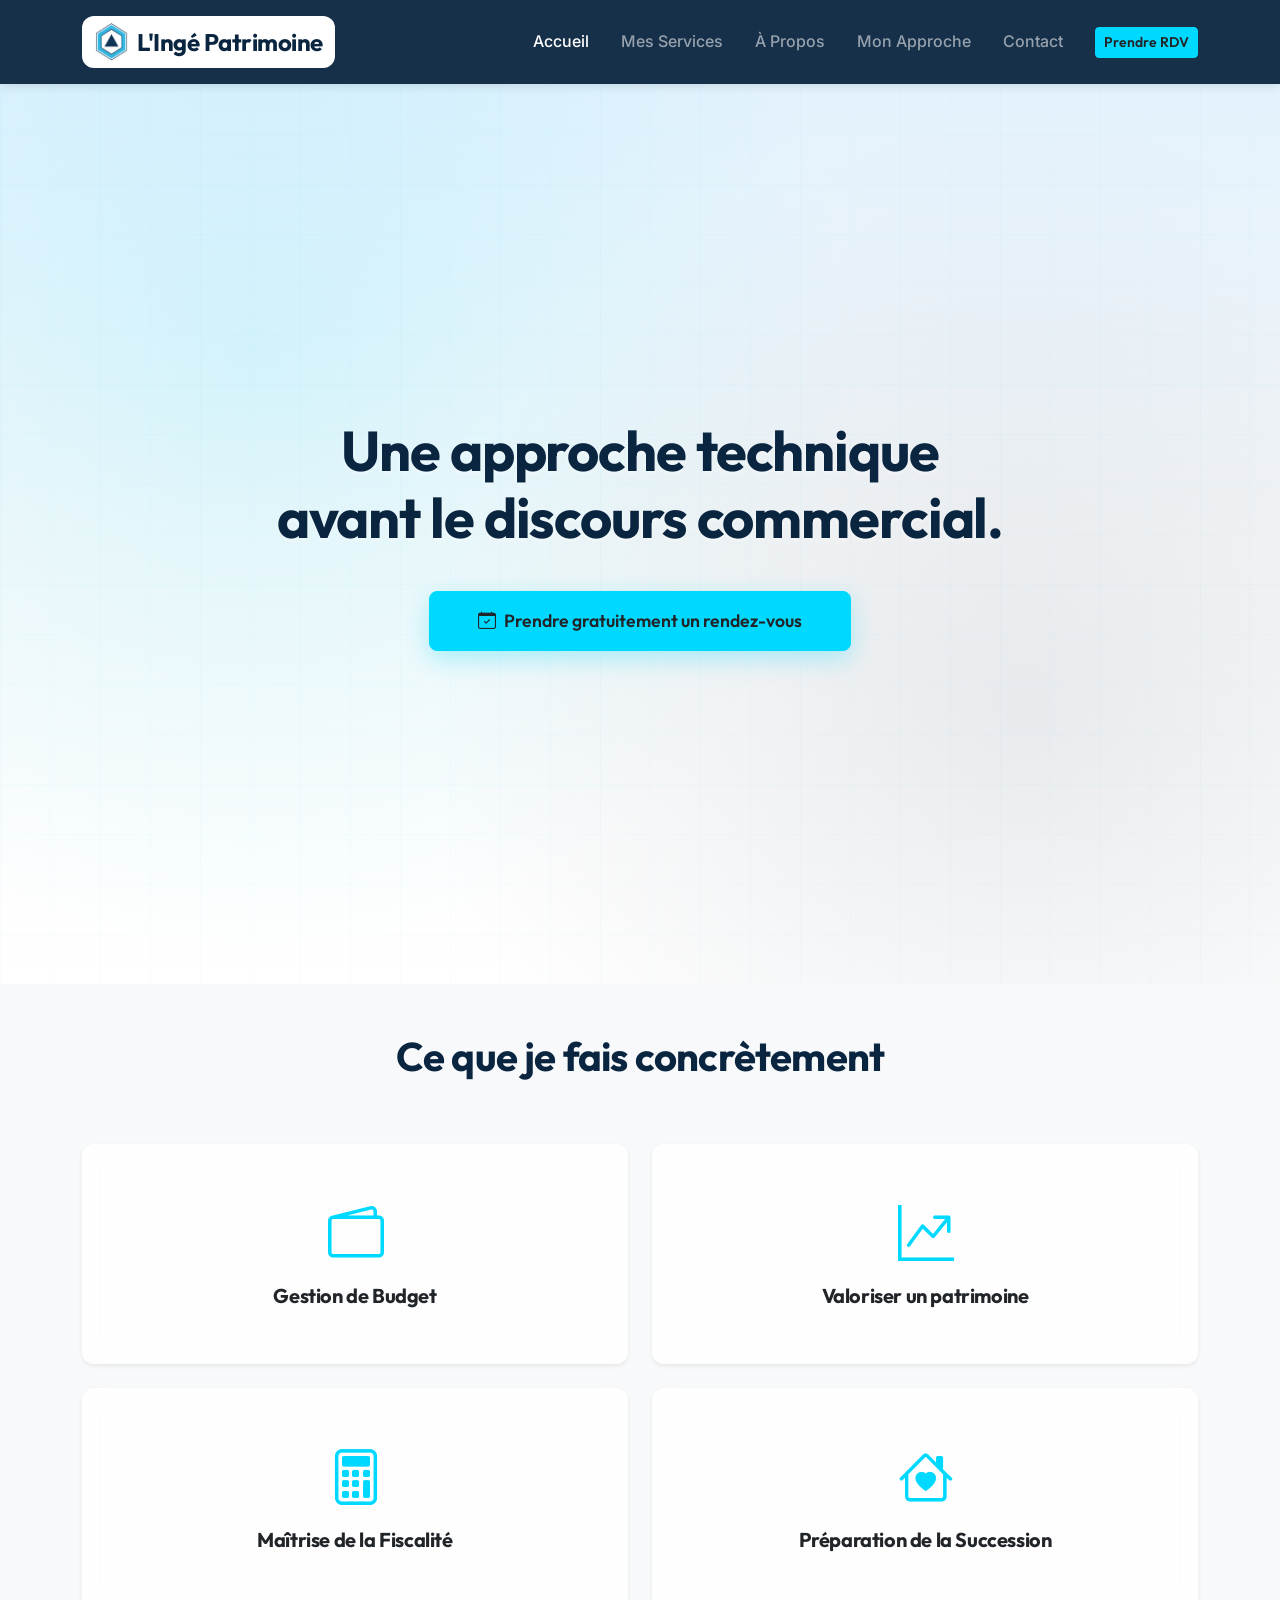
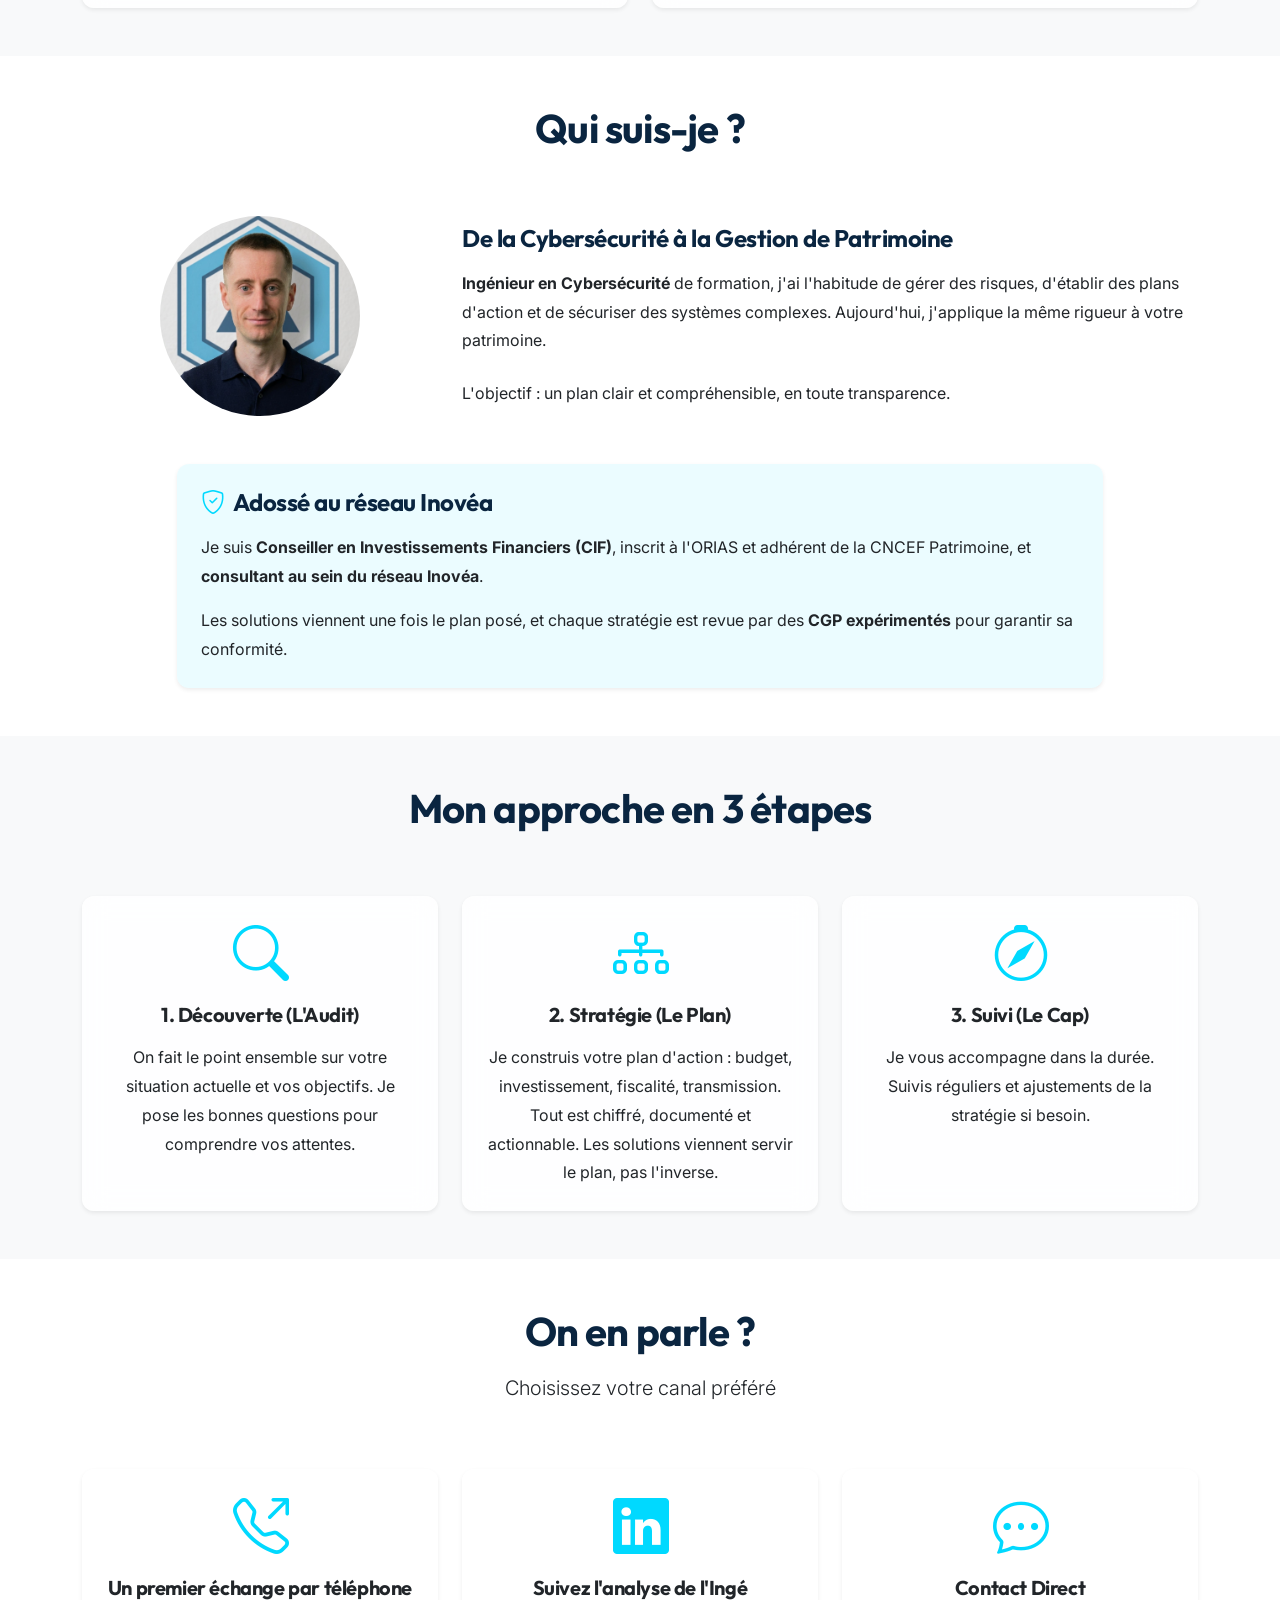
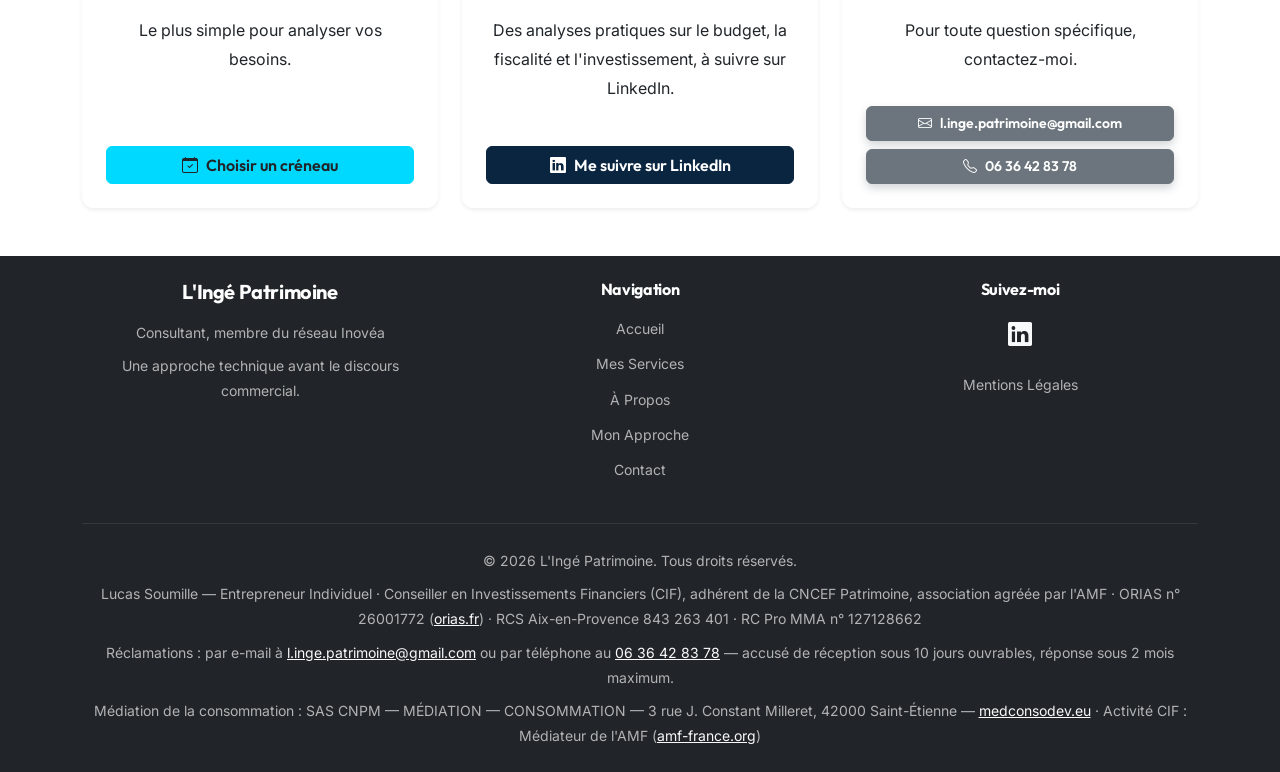
<file: index.html>
<!DOCTYPE html>
<html lang="fr">

<head>
    <meta charset="UTF-8">
    <meta name="viewport" content="width=device-width, initial-scale=1.0">
    <meta name="description"
        content="L'Ingé Patrimoine - Consultant en gestion de patrimoine : une approche technique avant le discours commercial, avec la rigueur d'un ingénieur. Budget, investissement passif, optimisation fiscale et succession. Prenez rendez-vous pour votre audit gratuit.">
    <meta name="keywords"
        content="gestion patrimoine, investissement passif, optimisation fiscale, budget, succession, conseil financier, consultant patrimoine, ingénieur finance, CGP, Inovéa, CIF, conseiller en investissements financiers">
    <meta name="author" content="L'Ingé Patrimoine">
    <meta name="robots" content="index, follow, max-image-preview:large, max-snippet:-1, max-video-preview:-1">
    <meta name="language" content="French">
    <meta name="revisit-after" content="7 days">

    <!-- Canonical URL -->
    <link rel="canonical" href="https://lingepatrimoine.fr/">

    <!-- Open Graph / Facebook -->
    <meta property="og:type" content="website">
    <meta property="og:url" content="https://lingepatrimoine.fr/">
    <meta property="og:title" content="L'Ingé Patrimoine | Consultant en Gestion de Patrimoine">
    <meta property="og:description"
        content="Consultant en gestion de patrimoine : une approche technique avant le discours commercial. Budget, investissement passif, optimisation fiscale et succession.">
    <meta property="og:image" content="https://lingepatrimoine.fr/logo/logo_inge_patrimoine-removebg-preview.png">
    <meta property="og:locale" content="fr_FR">
    <meta property="og:site_name" content="L'Ingé Patrimoine">

    <!-- Twitter Card -->
    <meta name="twitter:card" content="summary_large_image">
    <meta name="twitter:url" content="https://lingepatrimoine.fr/">
    <meta name="twitter:title" content="L'Ingé Patrimoine | Consultant en Gestion de Patrimoine">
    <meta name="twitter:description"
        content="Consultant en gestion de patrimoine : une approche technique avant le discours commercial. Budget, investissement passif, optimisation fiscale et succession.">
    <meta name="twitter:image" content="https://lingepatrimoine.fr/logo/logo_inge_patrimoine-removebg-preview.png">

    <title>L'Ingé Patrimoine | Consultant en Gestion de Patrimoine</title>

    <!-- Favicon -->
    <link rel="icon" type="image/png" href="logo/logo_inge_patrimoine-removebg-preview.png">
    <link rel="apple-touch-icon" href="logo/logo_inge_patrimoine-removebg-preview.png">

    <!-- Preconnect to external resources -->
    <link rel="preconnect" href="https://fonts.googleapis.com">
    <link rel="preconnect" href="https://fonts.gstatic.com" crossorigin>
    <link rel="preconnect" href="https://cdn.jsdelivr.net" crossorigin>
    <link rel="dns-prefetch" href="https://cdn.jsdelivr.net">

    <!-- Google Fonts - Outfit & Inter -->
    <link
        href="https://fonts.googleapis.com/css2?family=Outfit:wght@400;500;600;700;800&family=Inter:wght@300;400;500;600&display=swap"
        rel="stylesheet">

    <!-- Bootstrap 5 CSS -->
    <link href="https://cdn.jsdelivr.net/npm/bootstrap@5.3.2/dist/css/bootstrap.min.css" rel="stylesheet"
        integrity="sha384-T3c6CoIi6uLrA9TneNEoa7RxnatzjcDSCmG1MXxSR1GAsXEV/Dwwykc2MPK8M2HN" crossorigin="anonymous">

    <!-- Bootstrap Icons -->
    <link rel="stylesheet" href="https://cdn.jsdelivr.net/npm/bootstrap-icons@1.11.1/font/bootstrap-icons.css">

    <!-- Custom CSS -->
    <link rel="stylesheet" href="style.css">

    <!-- Structured Data (JSON-LD) for SEO -->
    <script type="application/ld+json">
    {
      "@context": "https://schema.org",
      "@type": "ProfessionalService",
      "name": "L'Ingé Patrimoine",
      "legalName": "Lucas Soumille",
      "description": "Consultant en gestion de patrimoine : une approche technique avant le discours commercial, avec la rigueur d'un ingénieur",
      "url": "https://lingepatrimoine.fr",
      "logo": "https://lingepatrimoine.fr/logo/logo_inge_patrimoine-removebg-preview.png",
      "image": "https://lingepatrimoine.fr/logo/logo_inge_patrimoine-removebg-preview.png",
      "email": "l.inge.patrimoine@gmail.com",
      "telephone": "+33636428378",
      "address": {
        "@type": "PostalAddress",
        "streetAddress": "23 Allée des Arlésiens",
        "postalCode": "13770",
        "addressLocality": "Venelles",
        "addressRegion": "Provence-Alpes-Côte d'Azur",
        "addressCountry": "FR"
      },
      "identifier": [
        {
          "@type": "PropertyValue",
          "name": "SIREN",
          "value": "843263401"
        },
        {
          "@type": "PropertyValue",
          "name": "ORIAS",
          "value": "26001772"
        }
      ],
      "memberOf": [
        {
          "@type": "Organization",
          "name": "INOVEA"
        },
        {
          "@type": "Organization",
          "name": "CNCEF Patrimoine",
          "url": "https://www.cncef.org"
        }
      ],
      "sameAs": [
        "https://www.linkedin.com/in/lucas-l-ing%C3%A9-patrimoine-799105403/"
      ],
      "priceRange": "$$",
      "serviceType": ["Gestion de patrimoine", "Conseil financier", "Optimisation fiscale", "Investissement", "Succession"],
      "areaServed": {
        "@type": "Country",
        "name": "France"
      },
      "hasOfferCatalog": {
        "@type": "OfferCatalog",
        "name": "Services de gestion de patrimoine",
        "itemListElement": [
          {
            "@type": "Offer",
            "itemOffered": {
              "@type": "Service",
              "name": "Gestion de Budget",
              "description": "Analyse et optimisation de vos flux financiers personnels"
            }
          },
          {
            "@type": "Offer",
            "itemOffered": {
              "@type": "Service",
              "name": "Valorisation du Patrimoine",
              "description": "Stratégie d'investissement diversifiée adaptée à votre profil"
            }
          },
          {
            "@type": "Offer",
            "itemOffered": {
              "@type": "Service",
              "name": "Optimisation Fiscale",
              "description": "Solutions légales pour réduire votre pression fiscale"
            }
          },
          {
            "@type": "Offer",
            "itemOffered": {
              "@type": "Service",
              "name": "Préparation de la Succession",
              "description": "Stratégie de transmission de patrimoine optimisée"
            }
          }
        ]
      }
    }
    </script>

</head>

<body>

    <!-- Navbar -->
    <nav class="navbar navbar-expand-lg navbar-dark bg-primary sticky-top" role="navigation"
        aria-label="Navigation principale">
        <div class="container">
            <a class="navbar-brand d-flex align-items-center" href="#accueil"
                aria-label="L'Ingé Patrimoine - Retour à l'accueil" title="Retour à l'accueil">
                <img src="logo/logo_inge_patrimoine-removebg-preview.png"
                    alt="Logo L'Ingé Patrimoine - Consultant en gestion de patrimoine" class="navbar-logo me-2"
                    width="40" height="40">
                <span class="fw-bold">L'Ingé Patrimoine</span>
            </a>
            <button class="navbar-toggler" type="button" data-bs-toggle="collapse" data-bs-target="#navbarNav"
                aria-controls="navbarNav" aria-expanded="false" aria-label="Ouvrir le menu de navigation">
                <span class="navbar-toggler-icon"></span>
            </button>
            <div class="collapse navbar-collapse" id="navbarNav">
                <ul class="navbar-nav ms-auto align-items-lg-center">
                    <li class="nav-item">
                        <a class="nav-link" href="#accueil" title="Aller à la section Accueil">Accueil</a>
                    </li>
                    <li class="nav-item">
                        <a class="nav-link" href="#services" title="Découvrir mes services">Mes Services</a>
                    </li>
                    <li class="nav-item">
                        <a class="nav-link" href="#a-propos" title="En savoir plus sur mon parcours">À Propos</a>
                    </li>
                    <li class="nav-item">
                        <a class="nav-link" href="#process" title="Comprendre mon approche">Mon Approche</a>
                    </li>
                    <li class="nav-item">
                        <a class="nav-link" href="#contact" title="Me contacter">Contact</a>
                    </li>
                    <li class="nav-item ms-lg-3 mt-2 mt-lg-0">
                        <a class="btn btn-accent btn-sm" href="https://calendly.com/l-inge-patrimoine/30min"
                            aria-label="Prendre rendez-vous via Calendly" title="Prendre rendez-vous">Prendre RDV</a>
                    </li>
                </ul>
            </div>
        </div>
    </nav>

    <!-- Section 1: Hero -->
    <section id="accueil" class="hero-section d-flex align-items-center" aria-label="Accueil">
        <div class="container">
            <div class="row justify-content-center text-center">
                <div class="col-lg-10 col-xl-9 fade-in">
                    <h1 class="display-3 fw-bold mb-4">Une approche technique<br>avant le discours commercial.</h1>

                    <!-- Grille de tuiles 2x2 -->
                    <!-- <div class="row g-3 g-md-4 my-4 my-md-5">
                        <div class="col-6 col-md-6">
                            <div class="service-tile">
                                <i class="bi bi-wallet2 mb-3"></i>
                                <h3 class="h6 fw-bold">Gestion de Budget</h3>
                            </div>
                        </div>
                        <div class="col-6 col-md-6">
                            <div class="service-tile">
                                <i class="bi bi-graph-up-arrow mb-3"></i>
                                <h3 class="h6 fw-bold">Investissement Passif</h3>
                            </div>
                        </div>
                        <div class="col-6 col-md-6">
                            <div class="service-tile">
                                <i class="bi bi-calculator mb-3"></i>
                                <h3 class="h6 fw-bold">Optimisation Fiscale</h3>
                            </div>
                        </div>
                        <div class="col-6 col-md-6">
                            <div class="service-tile">
                                <i class="bi bi-house-heart mb-3"></i>
                                <h3 class="h6 fw-bold">Préparation de la Succession</h3>
                            </div>
                        </div>
                    </div> -->

                    <a href="https://calendly.com/l-inge-patrimoine/30min" class="btn btn-accent btn-lg px-5 py-3 mt-3"
                        aria-label="Réserver un appel découverte gratuit de 15 minutes" title="Prendre rendez-vous">
                        <i class="bi bi-calendar-check me-2"></i>Prendre gratuitement un rendez-vous
                    </a>
                </div>
            </div>
        </div>
    </section>

    <!-- Section 2: Services -->
    <section id="services" class="py-5 bg-light" aria-labelledby="services-heading">
        <div class="container">
            <div class="row justify-content-center mb-5 fade-in">
                <div class="col-lg-8 text-center">
                    <h2 id="services-heading" class="display-5 fw-bold mb-3">Ce que je fais concrètement</h2>
                </div>
            </div>

            <!-- Grille de tuiles avec hover 2x2 -->
            <div class="row g-3 g-md-4 fade-in" id="servicesGrid" role="list">
                <article class="col-6 col-md-6" role="listitem">
                    <div class="card h-100 border-0 shadow-sm hover-card service-card-v2">
                        <div
                            class="card-body text-center p-4 d-flex flex-column align-items-center justify-content-center">
                            <div class="process-icon mb-3">
                                <i class="bi bi-wallet2 display-3 text-accent" aria-hidden="true"></i>
                            </div>
                            <h3 class="h5 fw-bold mb-0">Gestion de Budget</h3>
                        </div>
                        <div class="service-overlay">
                            <div class="service-overlay-content">
                                <i class="bi bi-wallet2" aria-hidden="true"></i>
                                <h4>Gestion de Budget</h4>
                                <p>On commence par là : savoir où va votre argent.</p>
                                <p class="small mb-0">On analyse vos revenus et dépenses pour déterminer votre capacité d'épargne cible.</p>
                            </div>
                        </div>
                    </div>
                </article>

                <article class="col-6 col-md-6" role="listitem">
                    <div class="card h-100 border-0 shadow-sm hover-card service-card-v2">
                        <div
                            class="card-body text-center p-4 d-flex flex-column align-items-center justify-content-center">
                            <div class="process-icon mb-3">
                                <i class="bi bi-graph-up-arrow display-3 text-accent" aria-hidden="true"></i>
                            </div>
                            <h3 class="h5 fw-bold mb-0">Valoriser un patrimoine</h3>
                        </div>
                        <div class="service-overlay">
                            <div class="service-overlay-content">
                                <i class="bi bi-graph-up-arrow" aria-hidden="true"></i>
                                <h4>Valoriser un patrimoine</h4>
                                <p>Une stratégie d'investissement lisible, adaptée à votre situation.</p>
                                <p class="small mb-0">On construit ensemble un portefeuille diversifié, cohérent avec vos objectifs et votre horizon.</p>
                            </div>
                        </div>
                    </div>
                </article>

                <article class="col-6 col-md-6" role="listitem">
                    <div class="card h-100 border-0 shadow-sm hover-card service-card-v2">
                        <div
                            class="card-body text-center p-4 d-flex flex-column align-items-center justify-content-center">
                            <div class="process-icon mb-3">
                                <i class="bi bi-calculator display-3 text-accent" aria-hidden="true"></i>
                            </div>
                            <h3 class="h5 fw-bold mb-0">Maîtrise de la Fiscalité</h3>
                        </div>
                        <div class="service-overlay">
                            <div class="service-overlay-content">
                                <i class="bi bi-calculator" aria-hidden="true"></i>
                                <h4>Maîtrise de la Fiscalité</h4>
                                <p>Payer ce qu'il faut, pas plus.</p>
                                <p class="small mb-0">On identifie les leviers adaptés à votre situation pour réduire votre charge fiscale.</p>
                            </div>
                        </div>
                    </div>
                </article>

                <article class="col-6 col-md-6" role="listitem">
                    <div class="card h-100 border-0 shadow-sm hover-card service-card-v2">
                        <div
                            class="card-body text-center p-4 d-flex flex-column align-items-center justify-content-center">
                            <div class="process-icon mb-3">
                                <i class="bi bi-house-heart display-3 text-accent" aria-hidden="true"></i>
                            </div>
                            <h3 class="h5 fw-bold mb-0">Préparation de la Succession</h3>
                        </div>
                        <div class="service-overlay">
                            <div class="service-overlay-content">
                                <i class="bi bi-house-heart" aria-hidden="true"></i>
                                <h4>Préparation de la Succession</h4>
                                <p>Transmettre sans mauvaise surprise.</p>
                                <p class="small mb-0">On prépare la transmission avec les bons outils, pour protéger vos proches.</p>
                            </div>
                        </div>
                    </div>
                </article>
            </div>
        </div>
    </section>

    <!-- Section 3: À Propos -->
    <section id="a-propos" class="py-5" aria-labelledby="about-heading">
        <div class="container">
            <div class="row justify-content-center mb-5 fade-in">
                <div class="col-lg-8 text-center">
                    <h2 id="about-heading" class="display-5 fw-bold mb-3">Qui suis-je ?</h2>
                </div>
            </div>

            <div class="row align-items-center mb-5 fade-in">
                <div class="col-md-4 text-center mb-4 mb-md-0">
                    <img src="img/profile.png" alt="Photo de profil du consultant"
                        class="rounded-circle mx-auto d-block" width="200" height="200"
                        style="object-fit: cover;">
                </div>
                <article class="col-md-8">
                    <h3 class="h4 fw-bold mb-3 text-primary">De la Cybersécurité à la Gestion de Patrimoine</h3>
                    <p class="mb-4"><strong>Ingénieur en Cybersécurité</strong> de formation, j'ai l'habitude de gérer des risques, d'établir des plans d'action et de sécuriser des systèmes complexes. Aujourd'hui, j'applique la même rigueur à votre patrimoine.</p>
                    <p class="mb-0">L'objectif : un plan clair et compréhensible, en toute transparence.</p>
                </article>
            </div>

            <div class="row justify-content-center fade-in">
                <div class="col-lg-10">
                    <div class="card border-0 shadow-sm bg-accent-light">
                        <div class="card-body p-4">
                            <h3 class="h4 fw-bold mb-3 text-primary">
                                <i class="bi bi-shield-check text-accent me-2"></i>Adossé au réseau Inovéa
                            </h3>
                            <p class="mb-3">Je suis <strong>Conseiller en Investissements Financiers (CIF)</strong>, inscrit à l'ORIAS et adhérent de la CNCEF Patrimoine, et <strong>consultant au sein du réseau Inovéa</strong>.</p>
                            <p class="mb-0">Les solutions viennent une fois le plan posé, et chaque stratégie est revue par des <strong>CGP expérimentés</strong> pour garantir sa conformité.</p>
                        </div>
                    </div>
                </div>
            </div>
        </div>
    </section>

    <!-- Section 4: Processus -->
    <section id="process" class="py-5 bg-light" aria-labelledby="process-heading">
        <div class="container">
            <div class="row justify-content-center mb-5 fade-in">
                <div class="col-lg-8 text-center">
                    <h2 id="process-heading" class="display-5 fw-bold mb-3">Mon approche en 3 étapes</h2>
                </div>
            </div>

            <div class="row g-4 fade-in">
                <article class="col-md-4">
                    <div class="card h-100 border-0 shadow-sm hover-card">
                        <div class="card-body text-center p-4">
                            <div class="process-icon mb-3">
                                <i class="bi bi-search display-3 text-accent" aria-hidden="true"></i>
                            </div>
                            <h3 class="h5 fw-bold mb-3">1. Découverte (L'Audit)</h3>
                            <p class="mb-0 text-muted">On fait le point ensemble sur votre situation actuelle et vos objectifs. Je pose les bonnes questions pour comprendre vos attentes.</p>
                        </div>
                    </div>
                </article>

                <article class="col-md-4">
                    <div class="card h-100 border-0 shadow-sm hover-card">
                        <div class="card-body text-center p-4">
                            <div class="process-icon mb-3">
                                <i class="bi bi-diagram-3 display-3 text-accent" aria-hidden="true"></i>
                            </div>
                            <h3 class="h5 fw-bold mb-3">2. Stratégie (Le Plan)</h3>
                            <p class="mb-0 text-muted">Je construis votre plan d'action : budget, investissement, fiscalité, transmission. Tout est chiffré, documenté et actionnable. Les solutions viennent servir le plan, pas l'inverse.</p>
                        </div>
                    </div>
                </article>

                <article class="col-md-4">
                    <div class="card h-100 border-0 shadow-sm hover-card">
                        <div class="card-body text-center p-4">
                            <div class="process-icon mb-3">
                                <i class="bi bi-compass display-3 text-accent" aria-hidden="true"></i>
                            </div>
                            <h3 class="h5 fw-bold mb-3">3. Suivi (Le Cap)</h3>
                            <p class="mb-0 text-muted">Je vous accompagne dans la durée. Suivis réguliers et ajustements de la stratégie si besoin.</p>
                        </div>
                    </div>
                </article>
            </div>
        </div>
    </section>

    <!-- Section 5: Contact -->
    <section id="contact" class="py-5" aria-labelledby="contact-heading">
        <div class="container">
            <div class="row justify-content-center mb-5 fade-in">
                <div class="col-lg-8 text-center">
                    <h2 id="contact-heading" class="display-5 fw-bold mb-3">On en parle ?</h2>
                    <p class="lead text-muted">Choisissez votre canal préféré</p>
                </div>
            </div>

            <div class="row g-4 fade-in">
                <!-- Bloc 1: Prise de RDV -->
                <div class="col-lg-4">
                    <div class="card h-100 border-0 shadow-sm d-flex flex-column">
                        <div class="card-body p-4 text-center d-flex flex-column">
                            <i class="bi bi-telephone-outbound display-4 text-accent mb-3"></i>
                            <h3 class="h5 fw-bold mb-3">Un premier échange par téléphone</h3>
                            <p class="text-muted flex-grow-1">Le plus simple pour analyser vos besoins.</p>
                            <a href="https://calendly.com/l-inge-patrimoine/30min" class="btn btn-accent w-100 mt-3"
                                aria-label="Choisir un créneau pour être rappelé"
                                title="Réserver un appel">
                                <i class="bi bi-calendar-check me-2"></i>Choisir un créneau
                            </a>
                        </div>
                    </div>
                </div>

                <!-- Bloc 2: LinkedIn -->
                <div class="col-lg-4">
                    <div class="card h-100 border-0 shadow-sm d-flex flex-column">
                        <div class="card-body p-4 text-center d-flex flex-column">
                            <i class="bi bi-linkedin display-4 text-accent mb-3"></i>
                            <h3 class="h5 fw-bold mb-3">Suivez l'analyse de l'Ingé</h3>
                            <p class="text-muted flex-grow-1">Des analyses pratiques sur le budget, la fiscalité et
                                l'investissement, à suivre sur LinkedIn.</p>
                            <a href="https://www.linkedin.com/in/lucas-l-ing%C3%A9-patrimoine-799105403/" class="btn btn-primary w-100 mt-3"
                                target="_blank" rel="noopener noreferrer"
                                aria-label="Suivre L'Ingé Patrimoine sur LinkedIn" title="LinkedIn">
                                <i class="bi bi-linkedin me-2"></i>Me suivre sur LinkedIn
                            </a>
                        </div>
                    </div>
                </div>

                <!-- Bloc 3: Contact Direct -->
                <div class="col-lg-4">
                    <div class="card h-100 border-0 shadow-sm d-flex flex-column">
                        <div class="card-body p-4 text-center d-flex flex-column">
                            <i class="bi bi-chat-dots display-4 text-accent mb-3"></i>
                            <h3 class="h5 fw-bold mb-3">Contact Direct</h3>
                            <p class="text-muted flex-grow-1">Pour toute question spécifique, contactez-moi.</p>
                            <div class="d-flex flex-column gap-2 mt-3">
                                <a href="mailto:l.inge.patrimoine@gmail.com" class="btn btn-secondary"
                                    aria-label="Envoyer un email à L'Ingé Patrimoine" title="Me contacter par email">
                                    <i class="bi bi-envelope me-2"></i>l.inge.patrimoine@gmail.com
                                </a>
                                <a href="tel:+33636428378" class="btn btn-secondary"
                                    aria-label="Appeler L'Ingé Patrimoine" title="Me contacter par téléphone">
                                    <i class="bi bi-telephone me-2"></i>06 36 42 83 78
                                </a>
                            </div>
                        </div>
                    </div>
                </div>
            </div>
        </div>
    </section>

    <!-- Footer -->
    <!-- SYNC: garder identique au footer de mentions-legales.html -->
    <footer class="bg-dark text-light py-4" role="contentinfo" aria-label="Pied de page">
        <div class="container">
            <div class="row g-4">
                <div class="col-lg-4 text-center">
                    <h5 class="fw-bold mb-3">L'Ingé Patrimoine</h5>
                    <p class="small text-muted mb-2">Consultant, membre du réseau Inovéa</p>
                    <p class="small text-muted">Une approche technique avant le discours commercial.</p>
                </div>

                <nav class="col-lg-4 text-center" aria-label="Navigation du pied de page">
                    <h6 class="fw-bold mb-3">Navigation</h6>
                    <ul class="list-unstyled">
                        <li class="mb-2"><a href="#accueil" class="text-decoration-none text-muted small hover-link"
                                title="Retour à l'accueil">Accueil</a></li>
                        <li class="mb-2"><a href="#services" class="text-decoration-none text-muted small hover-link"
                                title="Découvrir mes services">Mes Services</a></li>
                        <li class="mb-2"><a href="#a-propos" class="text-decoration-none text-muted small hover-link"
                                title="En savoir plus sur mon parcours">À Propos</a></li>
                        <li class="mb-2"><a href="#process" class="text-decoration-none text-muted small hover-link"
                                title="Comprendre mon approche">Mon Approche</a></li>
                        <li class="mb-2"><a href="#contact" class="text-decoration-none text-muted small hover-link"
                                title="Me contacter">Contact</a></li>
                    </ul>
                </nav>

                <div class="col-lg-4 text-center">
                    <h6 class="fw-bold mb-3">Suivez-moi</h6>
                    <div class="mb-3">
                        <a href="https://www.linkedin.com/in/lucas-l-ing%C3%A9-patrimoine-799105403/" class="text-light" target="_blank"
                            rel="noopener noreferrer" aria-label="Suivre L'Ingé Patrimoine sur LinkedIn"
                            title="LinkedIn">
                            <i class="bi bi-linkedin fs-4"></i>
                        </a>
                    </div>
                    <p class="small text-muted mb-2">
                        <a href="mentions-legales.html" class="text-decoration-none text-muted hover-link"
                            title="Consulter les mentions légales">Mentions Légales</a>
                    </p>
                </div>
            </div>

            <hr class="border-secondary my-4">

            <div class="row">
                <div class="col text-center">
                    <p class="small text-muted mb-2">&copy; 2026 L'Ingé Patrimoine. Tous droits réservés.</p>
                    <p class="small text-muted mb-2">
                        Lucas Soumille &mdash; Entrepreneur Individuel &middot;
                        Conseiller en Investissements Financiers (CIF), adhérent de la CNCEF Patrimoine,
                        association agréée par l'AMF &middot;
                        ORIAS n&deg; 26001772 (<a href="https://www.orias.fr"
                            class="text-light text-decoration-underline" target="_blank" rel="noopener noreferrer"
                            title="Vérifier l'inscription sur le registre de l'ORIAS">orias.fr</a>) &middot;
                        RCS Aix-en-Provence 843 263 401 &middot;
                        RC Pro MMA n&deg; 127128662
                    </p>
                    <p class="small text-muted mb-2">
                        Réclamations : par e-mail à
                        <a href="mailto:l.inge.patrimoine@gmail.com" class="text-light text-decoration-underline"
                            title="Adresser une réclamation par e-mail">l.inge.patrimoine@gmail.com</a>
                        ou par téléphone au
                        <a href="tel:+33636428378" class="text-light text-decoration-underline"
                            title="Adresser une réclamation par téléphone">06 36 42 83 78</a>
                        &mdash; accusé de réception sous 10 jours ouvrables, réponse sous 2 mois maximum.
                    </p>
                    <p class="small text-muted mb-0">
                        Médiation de la consommation : SAS CNPM &mdash; MÉDIATION &mdash; CONSOMMATION &mdash;
                        3 rue J. Constant Milleret, 42000 Saint-Étienne &mdash;
                        <a href="https://www.medconsodev.eu" class="text-light text-decoration-underline"
                            target="_blank" rel="noopener noreferrer"
                            title="Déposer une réclamation auprès de CNPM - Médiation - Consommation">medconsodev.eu</a> &middot;
                        Activité CIF : Médiateur de l'AMF (<a href="https://www.amf-france.org/fr/le-mediateur"
                            class="text-light text-decoration-underline" target="_blank" rel="noopener noreferrer"
                            title="Saisir le Médiateur de l'AMF">amf-france.org</a>)
                    </p>
                </div>
            </div>
        </div>
    </footer>

    <!-- Bootstrap 5 JS Bundle -->
    <script src="https://cdn.jsdelivr.net/npm/bootstrap@5.3.2/dist/js/bootstrap.bundle.min.js"
        integrity="sha384-C6RzsynM9kWDrMNeT87bh95OGNyZPhcTNXj1NW7RuBCsyN/o0jlpcV8Qyq46cDfL"
        crossorigin="anonymous"></script>

    <!-- Custom JS -->
    <script src="script.js"></script>
</body>

</html>
</file>
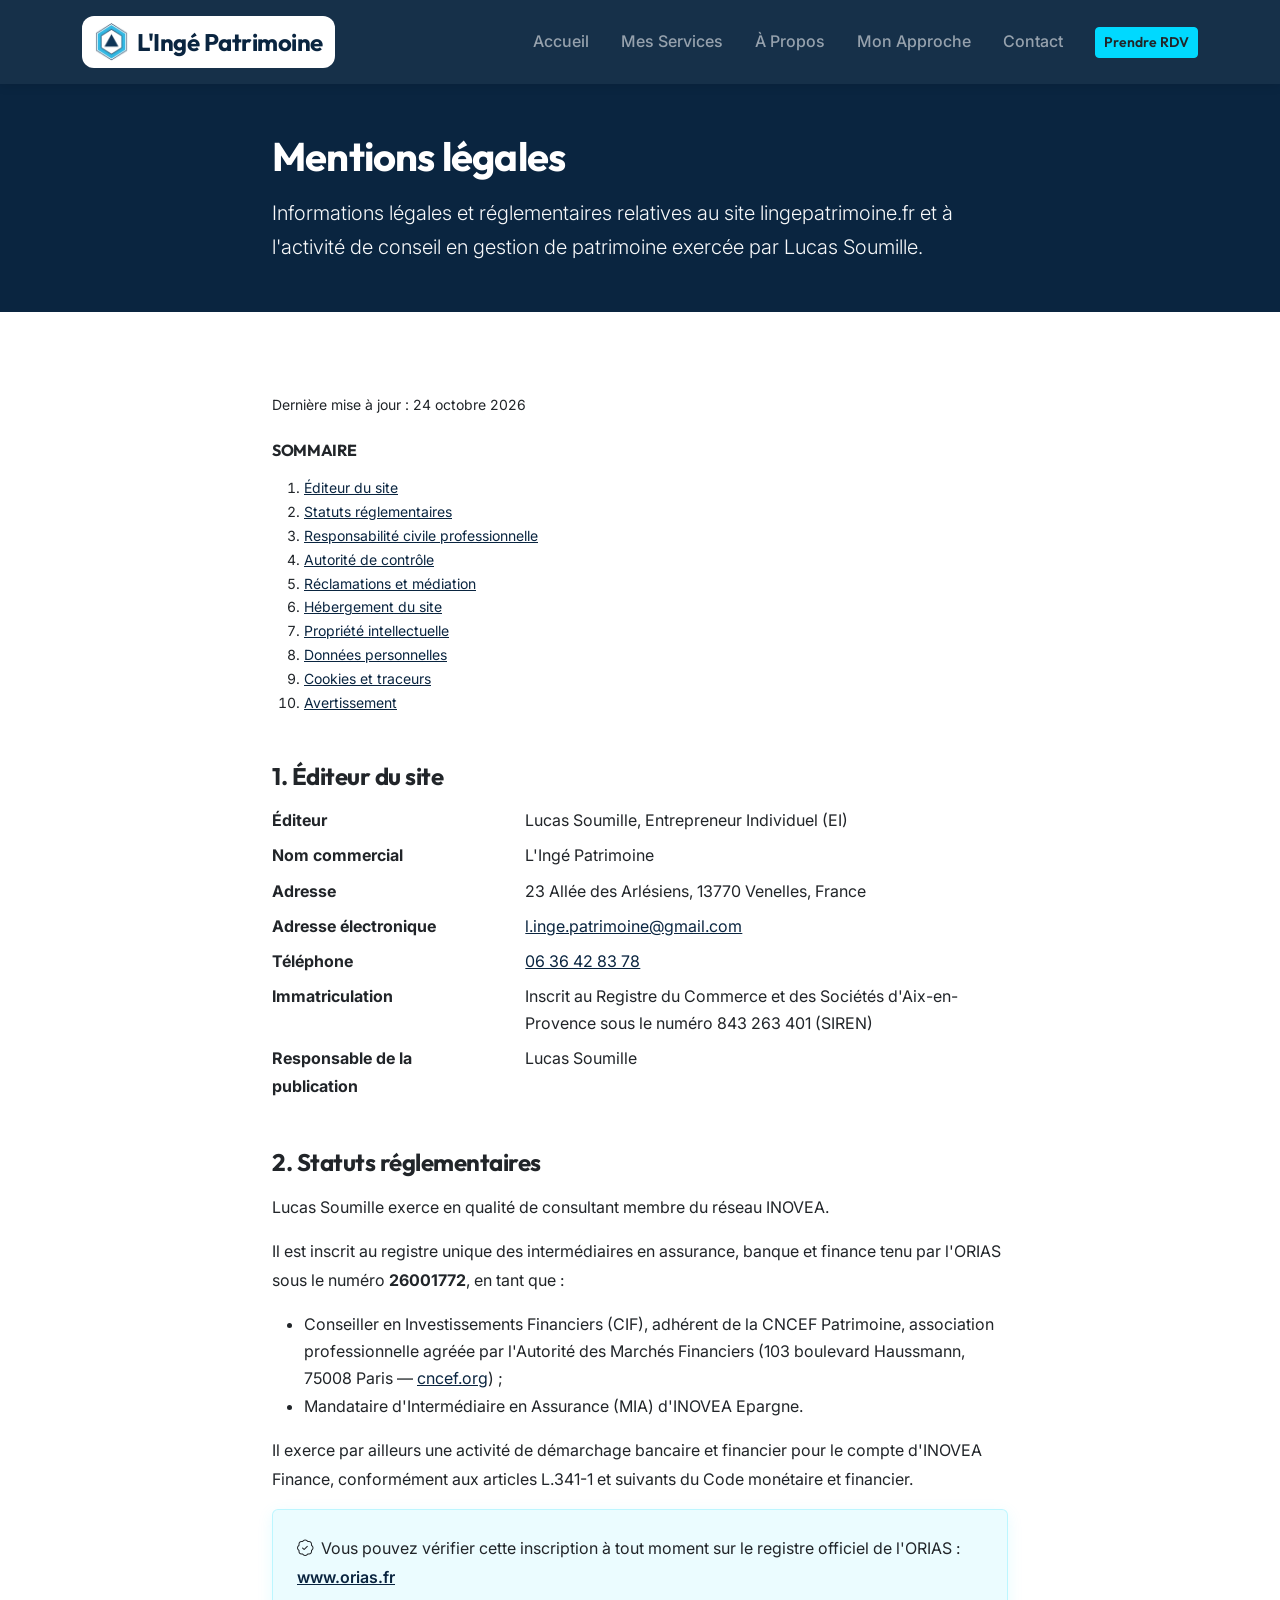
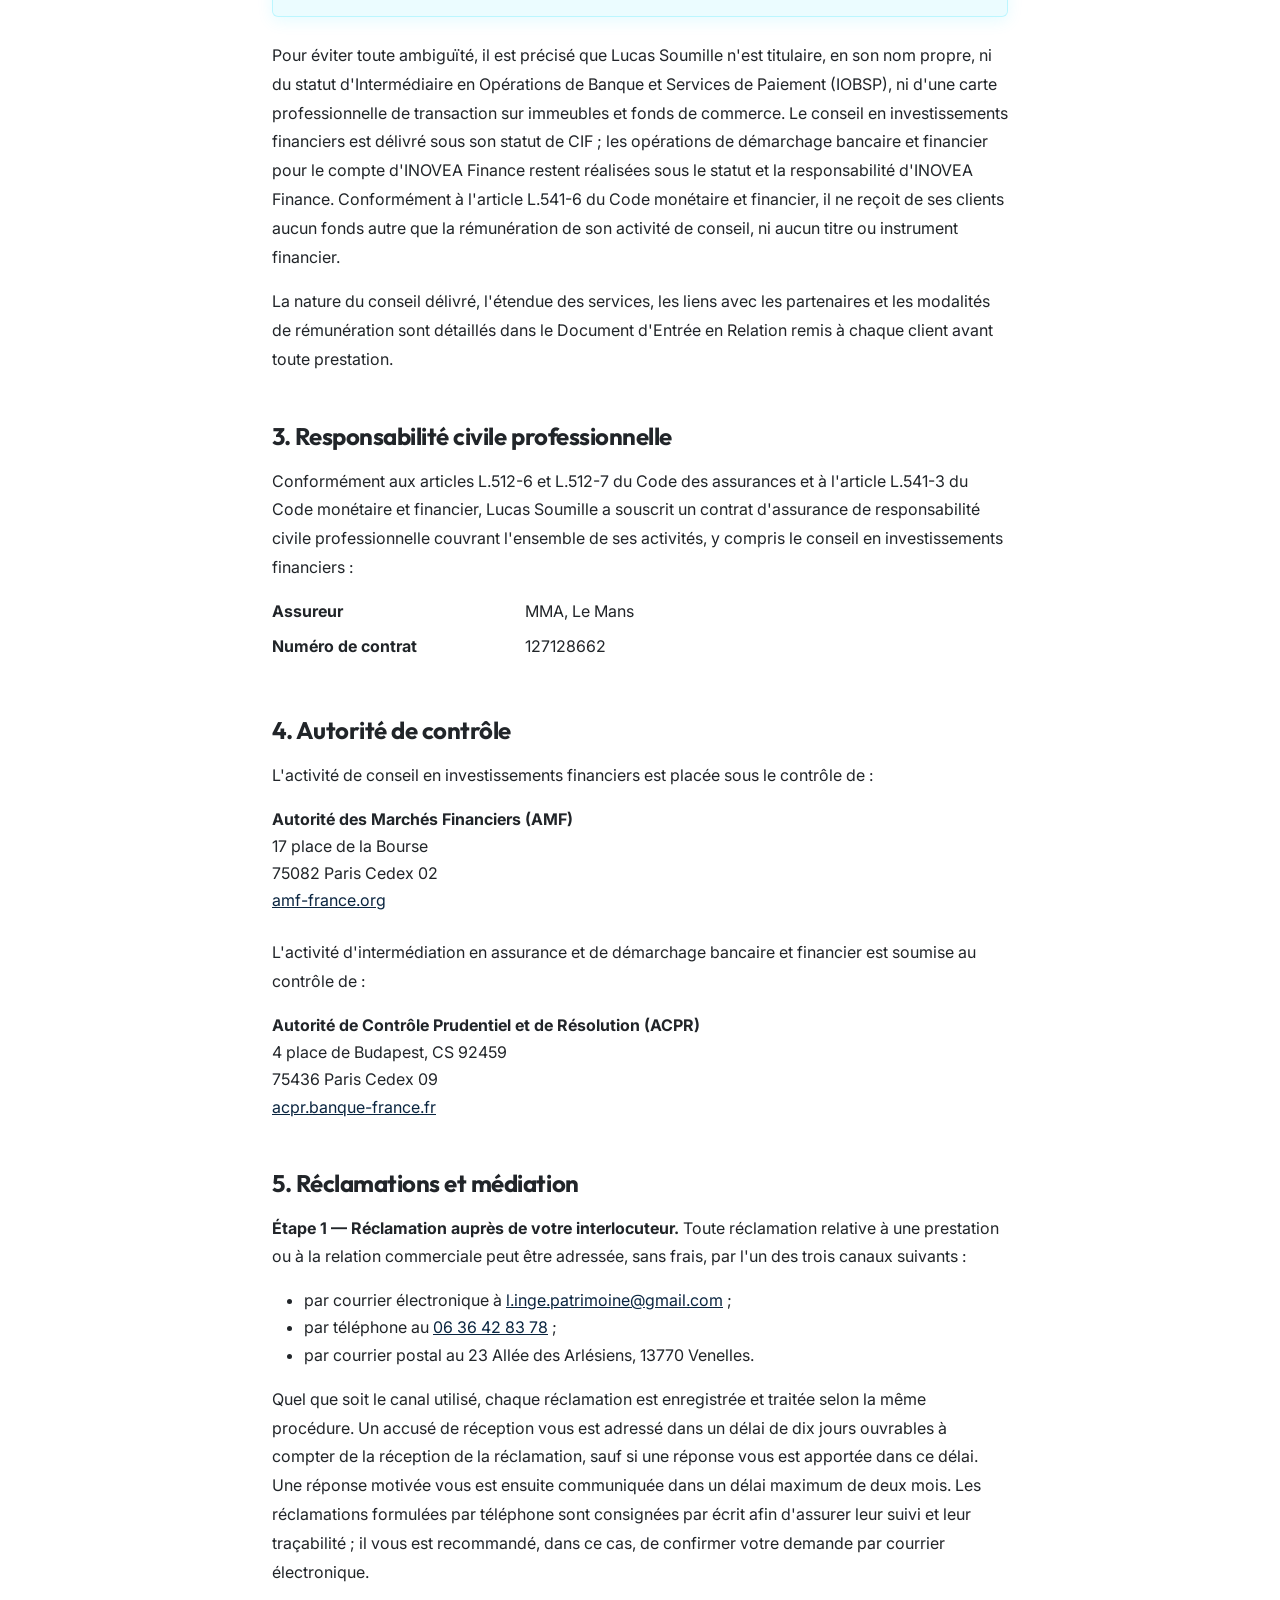
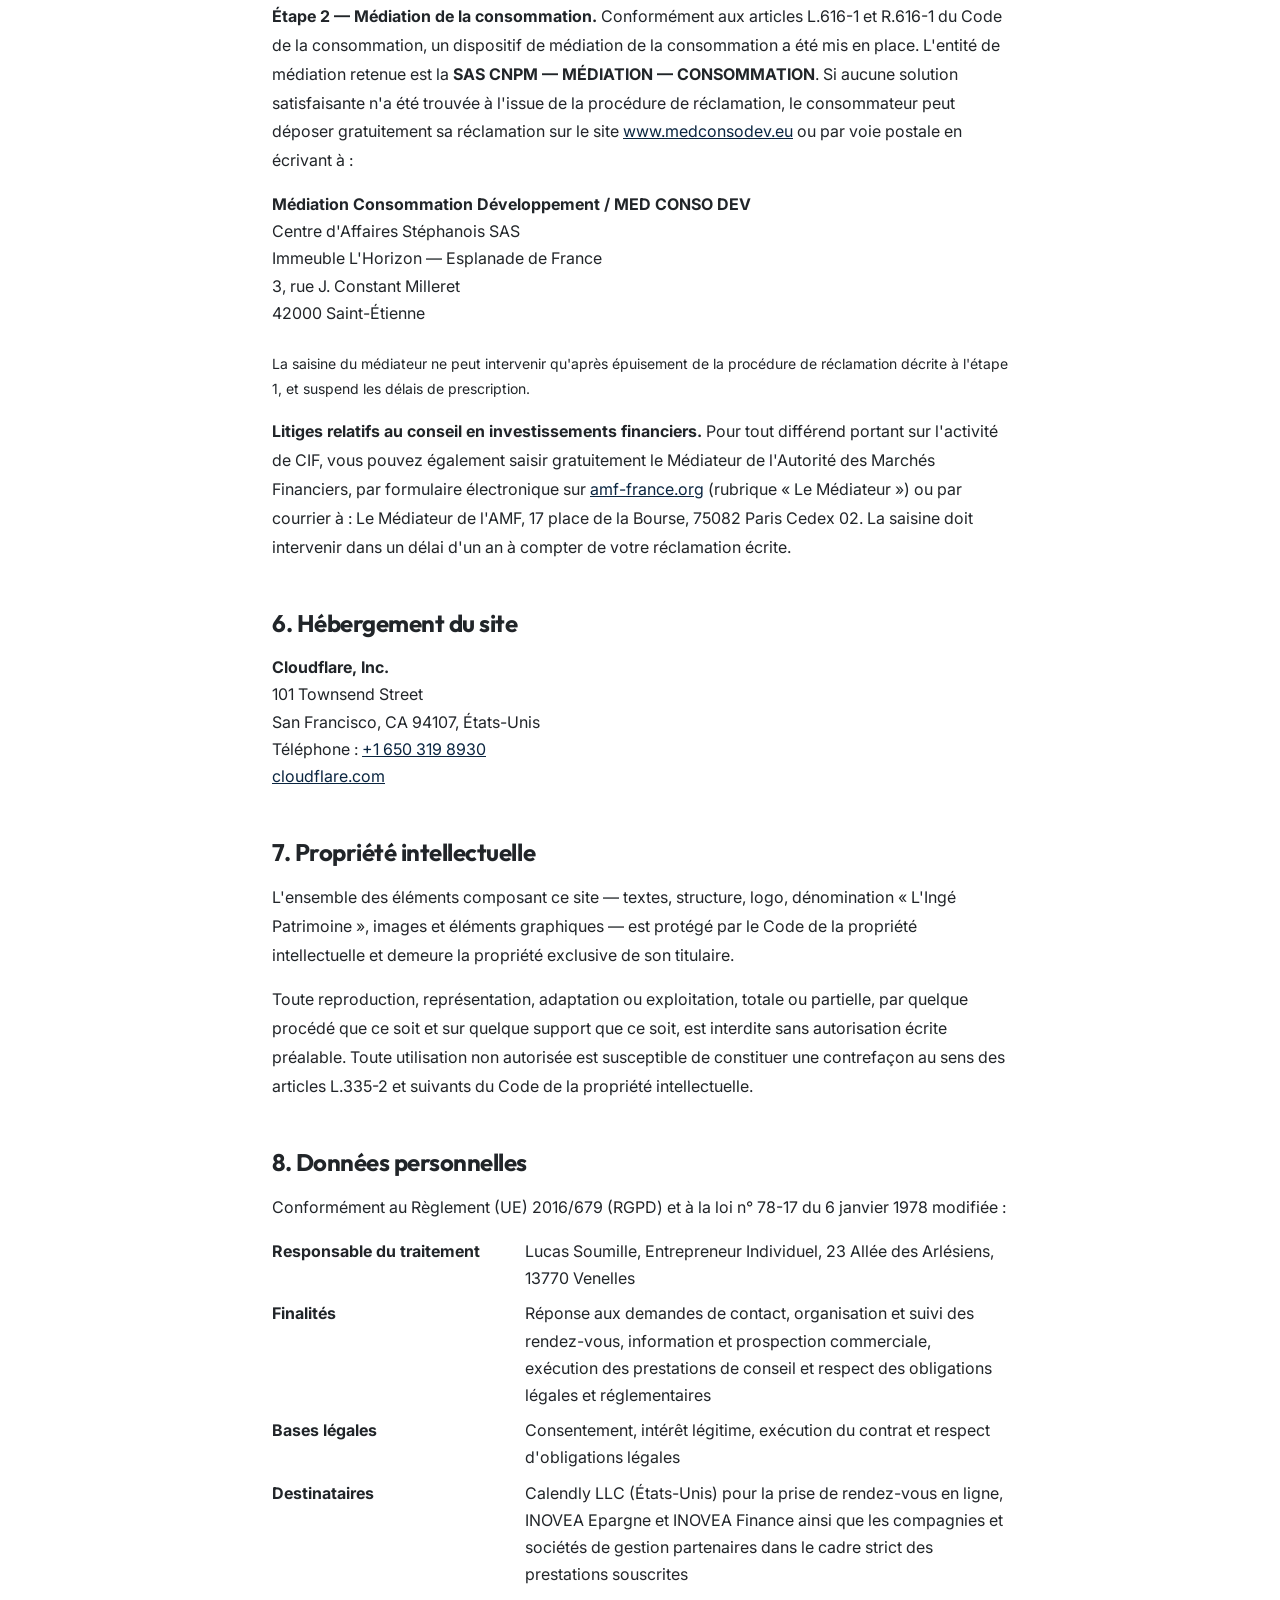
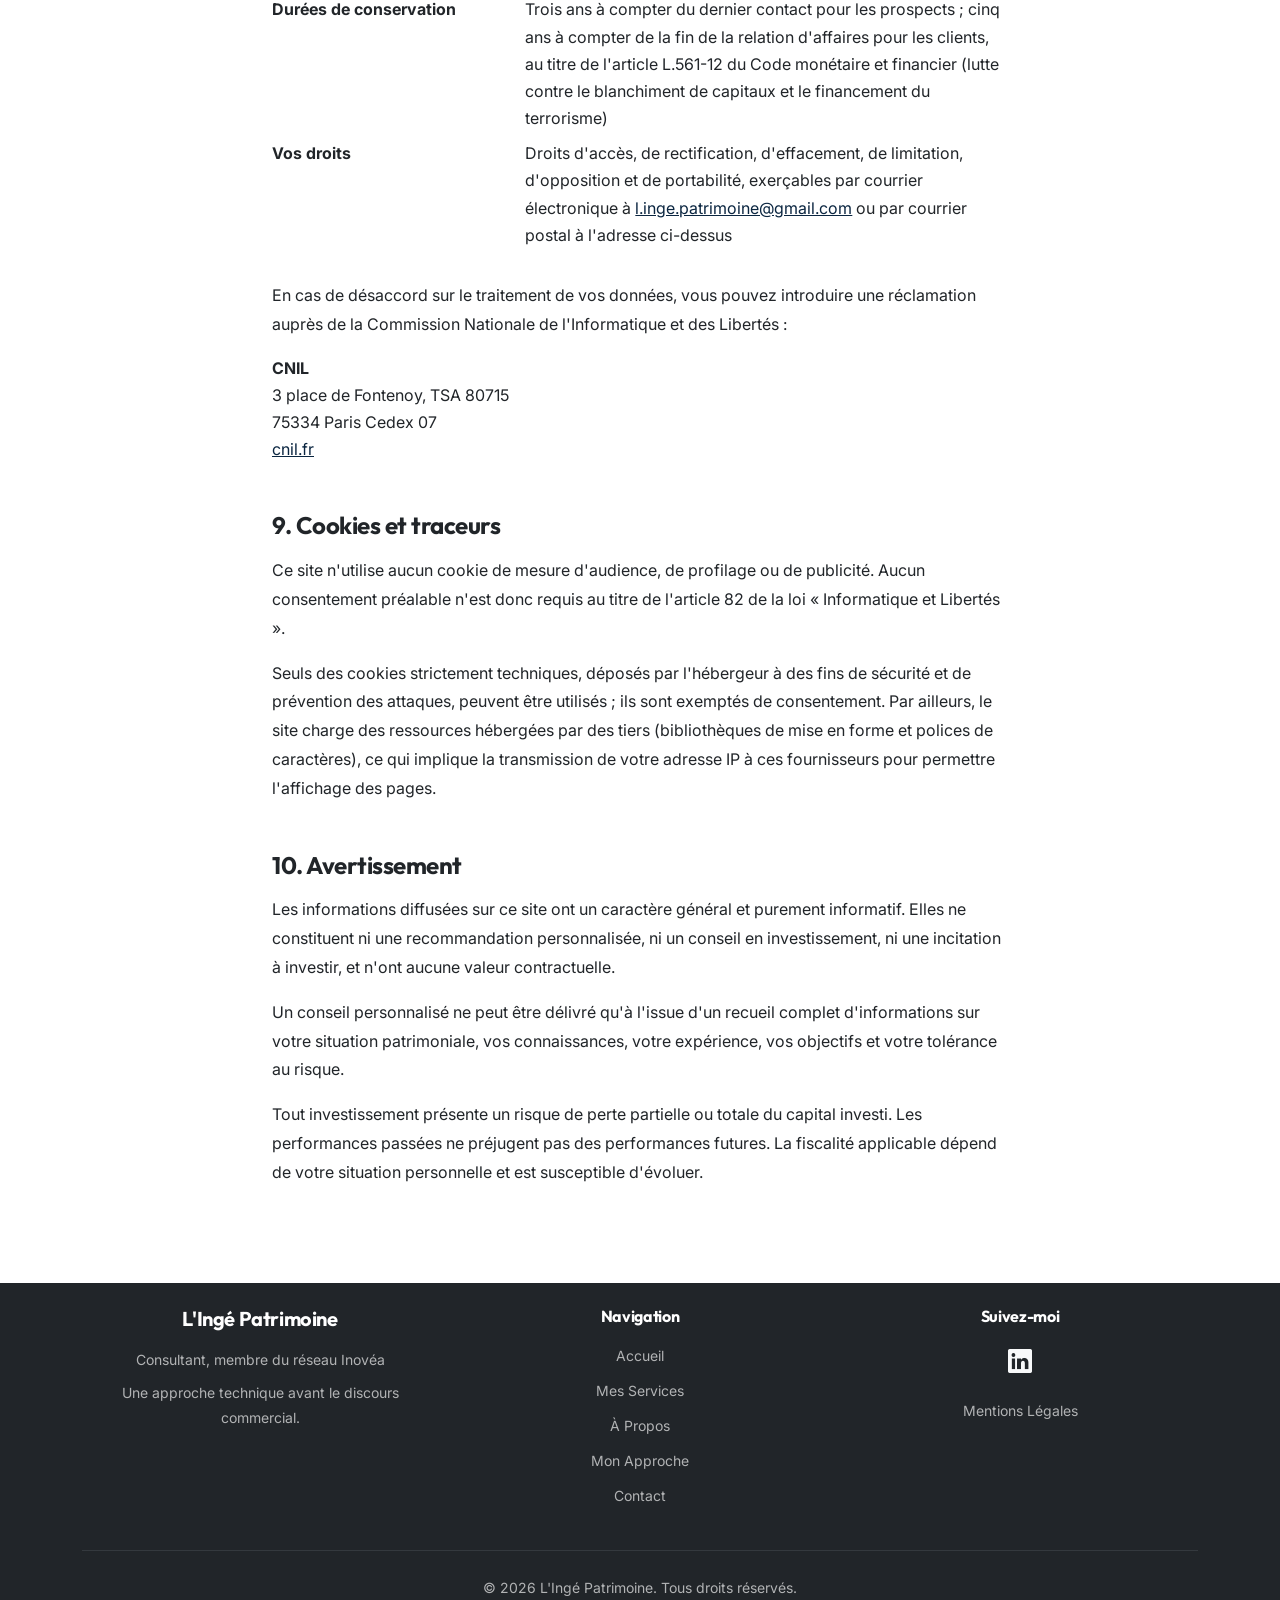
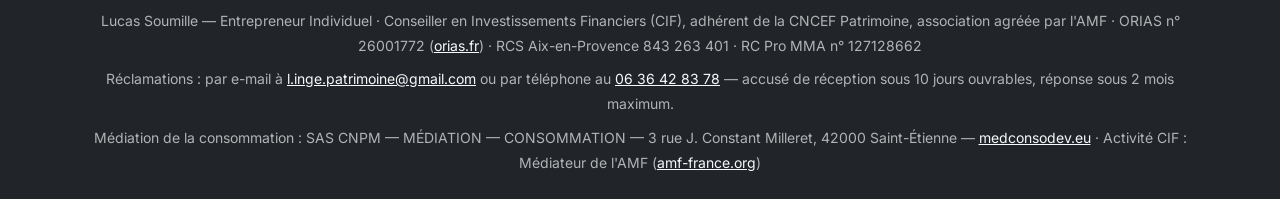
<file: mentions-legales.html>
<!DOCTYPE html>
<html lang="fr">

<head>
    <meta charset="UTF-8">
    <meta name="viewport" content="width=device-width, initial-scale=1.0">
    <meta name="description"
        content="Mentions légales de L'Ingé Patrimoine - Lucas Soumille, Entrepreneur Individuel, Conseiller en Investissements Financiers (CIF), ORIAS n° 26001772, consultant membre du réseau INOVEA.">
    <meta name="author" content="L'Ingé Patrimoine">
    <meta name="robots" content="index, follow">
    <meta name="language" content="French">

    <!-- Canonical URL (sans .html : l'hébergement redirige /x.html vers /x) -->
    <link rel="canonical" href="https://lingepatrimoine.fr/mentions-legales">

    <!-- Open Graph / Facebook -->
    <meta property="og:type" content="website">
    <meta property="og:url" content="https://lingepatrimoine.fr/mentions-legales">
    <meta property="og:title" content="Mentions Légales | L'Ingé Patrimoine">
    <meta property="og:description"
        content="Informations légales et réglementaires de L'Ingé Patrimoine - Lucas Soumille, Entrepreneur Individuel, Conseiller en Investissements Financiers (CIF), ORIAS n° 26001772.">
    <meta property="og:image" content="https://lingepatrimoine.fr/logo/logo_inge_patrimoine-removebg-preview.png">
    <meta property="og:locale" content="fr_FR">
    <meta property="og:site_name" content="L'Ingé Patrimoine">

    <!-- Twitter Card -->
    <meta name="twitter:card" content="summary_large_image">
    <meta name="twitter:url" content="https://lingepatrimoine.fr/mentions-legales">
    <meta name="twitter:title" content="Mentions Légales | L'Ingé Patrimoine">
    <meta name="twitter:description"
        content="Informations légales et réglementaires de L'Ingé Patrimoine - Lucas Soumille, Entrepreneur Individuel, Conseiller en Investissements Financiers (CIF), ORIAS n° 26001772.">
    <meta name="twitter:image" content="https://lingepatrimoine.fr/logo/logo_inge_patrimoine-removebg-preview.png">

    <title>Mentions Légales | L'Ingé Patrimoine</title>

    <!-- Favicon -->
    <link rel="icon" type="image/png" href="logo/logo_inge_patrimoine-removebg-preview.png">
    <link rel="apple-touch-icon" href="logo/logo_inge_patrimoine-removebg-preview.png">

    <!-- Preconnect to external resources -->
    <link rel="preconnect" href="https://fonts.googleapis.com">
    <link rel="preconnect" href="https://fonts.gstatic.com" crossorigin>
    <link rel="preconnect" href="https://cdn.jsdelivr.net" crossorigin>
    <link rel="dns-prefetch" href="https://cdn.jsdelivr.net">

    <!-- Google Fonts - Outfit & Inter -->
    <link
        href="https://fonts.googleapis.com/css2?family=Outfit:wght@400;500;600;700;800&family=Inter:wght@300;400;500;600&display=swap"
        rel="stylesheet">

    <!-- Bootstrap 5 CSS -->
    <link href="https://cdn.jsdelivr.net/npm/bootstrap@5.3.2/dist/css/bootstrap.min.css" rel="stylesheet"
        integrity="sha384-T3c6CoIi6uLrA9TneNEoa7RxnatzjcDSCmG1MXxSR1GAsXEV/Dwwykc2MPK8M2HN" crossorigin="anonymous">

    <!-- Bootstrap Icons -->
    <link rel="stylesheet" href="https://cdn.jsdelivr.net/npm/bootstrap-icons@1.11.1/font/bootstrap-icons.css">

    <!-- Custom CSS -->
    <link rel="stylesheet" href="style.css">

    <!-- Structured Data (JSON-LD) - fil d'Ariane uniquement, l'entité est décrite sur l'accueil -->
    <script type="application/ld+json">
    {
      "@context": "https://schema.org",
      "@type": "BreadcrumbList",
      "itemListElement": [
        {
          "@type": "ListItem",
          "position": 1,
          "name": "Accueil",
          "item": "https://lingepatrimoine.fr/"
        },
        {
          "@type": "ListItem",
          "position": 2,
          "name": "Mentions légales",
          "item": "https://lingepatrimoine.fr/mentions-legales"
        }
      ]
    }
    </script>

</head>

<body>

    <!-- Navbar -->
    <!-- SYNC: garder identique à la navbar de index.html (seule différence voulue : les ancres sont préfixées par index.html) -->
    <nav class="navbar navbar-expand-lg navbar-dark bg-primary sticky-top" role="navigation"
        aria-label="Navigation principale">
        <div class="container">
            <a class="navbar-brand d-flex align-items-center" href="index.html#accueil"
                aria-label="L'Ingé Patrimoine - Retour à l'accueil" title="Retour à l'accueil">
                <img src="logo/logo_inge_patrimoine-removebg-preview.png"
                    alt="Logo L'Ingé Patrimoine - Consultant en gestion de patrimoine" class="navbar-logo me-2"
                    width="40" height="40">
                <span class="fw-bold">L'Ingé Patrimoine</span>
            </a>
            <button class="navbar-toggler" type="button" data-bs-toggle="collapse" data-bs-target="#navbarNav"
                aria-controls="navbarNav" aria-expanded="false" aria-label="Ouvrir le menu de navigation">
                <span class="navbar-toggler-icon"></span>
            </button>
            <div class="collapse navbar-collapse" id="navbarNav">
                <ul class="navbar-nav ms-auto align-items-lg-center">
                    <li class="nav-item">
                        <a class="nav-link" href="index.html#accueil" title="Aller à la section Accueil">Accueil</a>
                    </li>
                    <li class="nav-item">
                        <a class="nav-link" href="index.html#services" title="Découvrir mes services">Mes Services</a>
                    </li>
                    <li class="nav-item">
                        <a class="nav-link" href="index.html#a-propos" title="En savoir plus sur mon parcours">À
                            Propos</a>
                    </li>
                    <li class="nav-item">
                        <a class="nav-link" href="index.html#process" title="Comprendre mon approche">Mon Approche</a>
                    </li>
                    <li class="nav-item">
                        <a class="nav-link" href="index.html#contact" title="Me contacter">Contact</a>
                    </li>
                    <li class="nav-item ms-lg-3 mt-2 mt-lg-0">
                        <a class="btn btn-accent btn-sm" href="https://calendly.com/l-inge-patrimoine/30min"
                            aria-label="Prendre rendez-vous via Calendly" title="Prendre rendez-vous">Prendre RDV</a>
                    </li>
                </ul>
            </div>
        </div>
    </nav>

    <!-- En-tête de page (header et non section : les styles de section forceraient la couleur du texte) -->
    <header class="bg-primary text-light py-5">
        <div class="container">
            <div class="row justify-content-center">
                <div class="col-lg-8">
                    <h1 class="display-5 fw-bold mb-3 text-white">Mentions légales</h1>
                    <p class="lead mb-0">Informations légales et réglementaires relatives au site
                        lingepatrimoine.fr et à l'activité de conseil en gestion de patrimoine exercée par Lucas
                        Soumille.</p>
                </div>
            </div>
        </div>
    </header>

    <main>
        <section aria-labelledby="mentions-heading">
            <div class="container">
                <div class="row justify-content-center">
                    <div class="col-lg-8">

                        <h2 id="mentions-heading" class="visually-hidden">Mentions légales détaillées</h2>

                        <p class="small text-muted mb-4">Dernière mise à jour : 24 octobre 2026</p>

                        <!-- Sommaire -->
                        <nav class="mb-5" aria-label="Sommaire des mentions légales">
                            <h3 class="h6 fw-bold text-uppercase mb-3">Sommaire</h3>
                            <ol class="small">
                                <li><a href="#editeur" class="text-primary">Éditeur du site</a></li>
                                <li><a href="#statuts" class="text-primary">Statuts réglementaires</a></li>
                                <li><a href="#rc-pro" class="text-primary">Responsabilité civile
                                        professionnelle</a></li>
                                <li><a href="#autorite" class="text-primary">Autorité de contrôle</a></li>
                                <li><a href="#reclamations" class="text-primary">Réclamations et médiation</a></li>
                                <li><a href="#hebergement" class="text-primary">Hébergement du site</a></li>
                                <li><a href="#propriete-intellectuelle" class="text-primary">Propriété
                                        intellectuelle</a></li>
                                <li><a href="#donnees-personnelles" class="text-primary">Données personnelles</a>
                                </li>
                                <li><a href="#cookies" class="text-primary">Cookies et traceurs</a></li>
                                <li><a href="#avertissement" class="text-primary">Avertissement</a></li>
                            </ol>
                        </nav>

                        <!-- 1. Éditeur -->
                        <h2 id="editeur" class="h4 fw-bold mt-5 mb-3">1. Éditeur du site</h2>
                        <dl class="row mb-4">
                            <dt class="col-sm-4">Éditeur</dt>
                            <dd class="col-sm-8">Lucas Soumille, Entrepreneur Individuel (EI)</dd>

                            <dt class="col-sm-4">Nom commercial</dt>
                            <dd class="col-sm-8">L'Ingé Patrimoine</dd>

                            <dt class="col-sm-4">Adresse</dt>
                            <dd class="col-sm-8">23 Allée des Arlésiens, 13770 Venelles, France</dd>

                            <dt class="col-sm-4">Adresse électronique</dt>
                            <dd class="col-sm-8"><a href="mailto:l.inge.patrimoine@gmail.com"
                                    class="text-primary text-break">l.inge.patrimoine@gmail.com</a></dd>

                            <dt class="col-sm-4">Téléphone</dt>
                            <dd class="col-sm-8"><a href="tel:+33636428378" class="text-primary">06 36 42 83 78</a>
                            </dd>

                            <dt class="col-sm-4">Immatriculation</dt>
                            <dd class="col-sm-8">Inscrit au Registre du Commerce et des Sociétés d'Aix-en-Provence
                                sous le numéro <span class="text-break">843 263 401</span> (SIREN)</dd>

                            <dt class="col-sm-4">Responsable de la publication</dt>
                            <dd class="col-sm-8">Lucas Soumille</dd>
                        </dl>

                        <!-- 2. Statuts réglementaires -->
                        <h2 id="statuts" class="h4 fw-bold mt-5 mb-3">2. Statuts réglementaires</h2>
                        <p>Lucas Soumille exerce en qualité de consultant membre du réseau INOVEA.</p>
                        <p>Il est inscrit au registre unique des intermédiaires en assurance, banque et finance tenu
                            par l'ORIAS sous le numéro <strong class="text-break">26001772</strong>, en tant que :</p>
                        <ul>
                            <li>Conseiller en Investissements Financiers (CIF), adhérent de la CNCEF Patrimoine,
                                association professionnelle agréée par l'Autorité des Marchés Financiers
                                (103 boulevard Haussmann, 75008 Paris &mdash; <a href="https://www.cncef.org"
                                    class="text-primary" target="_blank" rel="noopener noreferrer"
                                    title="Site de la CNCEF">cncef.org</a>) ;</li>
                            <li>Mandataire d'Intermédiaire en Assurance (MIA) d'INOVEA Epargne.</li>
                        </ul>
                        <p>Il exerce par ailleurs une activité de démarchage bancaire et financier pour le compte
                            d'INOVEA Finance, conformément aux articles L.341-1 et suivants du Code monétaire et
                            financier.</p>

                        <div class="bg-accent-light p-4 rounded mb-4">
                            <p class="mb-0"><i class="bi bi-patch-check me-2" aria-hidden="true"></i>Vous pouvez
                                vérifier cette inscription à tout moment sur le registre officiel de l'ORIAS :
                                <a href="https://www.orias.fr" class="text-primary fw-semibold" target="_blank"
                                    rel="noopener noreferrer" title="Vérifier l'inscription sur le registre de l'ORIAS">www.orias.fr</a>
                            </p>
                        </div>

                        <p>Pour éviter toute ambiguïté, il est précisé que Lucas Soumille n'est titulaire, en son nom
                            propre, ni du statut d'Intermédiaire en Opérations de Banque et Services de Paiement
                            (IOBSP), ni d'une carte professionnelle de transaction sur immeubles et fonds de
                            commerce. Le conseil en investissements financiers est délivré sous son statut de CIF ;
                            les opérations de démarchage bancaire et financier pour le compte d'INOVEA Finance
                            restent réalisées sous le statut et la responsabilité d'INOVEA Finance. Conformément à
                            l'article L.541-6 du Code monétaire et financier, il ne reçoit de ses clients aucun
                            fonds autre que la rémunération de son activité de conseil, ni aucun titre ou
                            instrument financier.</p>
                        <p>La nature du conseil délivré, l'étendue des services, les liens avec les partenaires et
                            les modalités de rémunération sont détaillés dans le Document d'Entrée en Relation
                            remis à chaque client avant toute prestation.</p>

                        <!-- 3. RC Pro -->
                        <h2 id="rc-pro" class="h4 fw-bold mt-5 mb-3">3. Responsabilité civile professionnelle</h2>
                        <p>Conformément aux articles L.512-6 et L.512-7 du Code des assurances et à l'article
                            L.541-3 du Code monétaire et financier, Lucas Soumille a souscrit un contrat
                            d'assurance de responsabilité civile professionnelle couvrant l'ensemble de ses
                            activités, y compris le conseil en investissements financiers :</p>
                        <dl class="row mb-4">
                            <dt class="col-sm-4">Assureur</dt>
                            <dd class="col-sm-8">MMA, Le Mans</dd>

                            <dt class="col-sm-4">Numéro de contrat</dt>
                            <dd class="col-sm-8"><span class="text-break">127128662</span></dd>
                        </dl>

                        <!-- 4. Autorité de contrôle -->
                        <h2 id="autorite" class="h4 fw-bold mt-5 mb-3">4. Autorité de contrôle</h2>
                        <p>L'activité de conseil en investissements financiers est placée sous le contrôle de :</p>
                        <address class="mb-4">
                            <strong>Autorité des Marchés Financiers (AMF)</strong><br>
                            17 place de la Bourse<br>
                            75082 Paris Cedex 02<br>
                            <a href="https://www.amf-france.org" class="text-primary" target="_blank"
                                rel="noopener noreferrer" title="Site de l'AMF">amf-france.org</a>
                        </address>

                        <p>L'activité d'intermédiation en assurance et de démarchage bancaire et financier est
                            soumise au contrôle de :</p>
                        <address class="mb-4">
                            <strong>Autorité de Contrôle Prudentiel et de Résolution (ACPR)</strong><br>
                            4 place de Budapest, CS 92459<br>
                            75436 Paris Cedex 09<br>
                            <a href="https://acpr.banque-france.fr" class="text-primary" target="_blank"
                                rel="noopener noreferrer" title="Site de l'ACPR">acpr.banque-france.fr</a>
                        </address>

                        <!-- 5. Réclamations et médiation -->
                        <h2 id="reclamations" class="h4 fw-bold mt-5 mb-3">5. Réclamations et médiation</h2>
                        <p><strong>Étape 1 — Réclamation auprès de votre interlocuteur.</strong> Toute réclamation
                            relative à une prestation ou à la relation commerciale peut être adressée, sans frais,
                            par l'un des trois canaux suivants :</p>
                        <ul>
                            <li>par courrier électronique à
                                <a href="mailto:l.inge.patrimoine@gmail.com"
                                    class="text-primary text-break">l.inge.patrimoine@gmail.com</a> ;
                            </li>
                            <li>par téléphone au <a href="tel:+33636428378" class="text-primary">06 36 42 83 78</a> ;
                            </li>
                            <li>par courrier postal au 23 Allée des Arlésiens, 13770 Venelles.</li>
                        </ul>
                        <p>Quel que soit le canal utilisé, chaque réclamation est enregistrée et traitée selon la
                            même procédure. Un accusé de réception vous est adressé dans un délai de dix jours
                            ouvrables à compter de la réception de la réclamation, sauf si une réponse vous est
                            apportée dans ce délai. Une réponse motivée vous est ensuite communiquée dans un délai
                            maximum de deux mois. Les réclamations formulées par téléphone sont consignées par écrit
                            afin d'assurer leur suivi et leur traçabilité ; il vous est recommandé, dans ce cas, de
                            confirmer votre demande par courrier électronique.</p>
                        <p><strong>Étape 2 — Médiation de la consommation.</strong> Conformément aux articles
                            L.616-1 et R.616-1 du Code de la consommation, un dispositif de médiation de la
                            consommation a été mis en place. L'entité de médiation retenue est la
                            <strong>SAS CNPM &mdash; MÉDIATION &mdash; CONSOMMATION</strong>. Si aucune solution
                            satisfaisante n'a été trouvée à l'issue de la procédure de réclamation, le consommateur
                            peut déposer gratuitement sa réclamation sur le site
                            <a href="https://www.medconsodev.eu" class="text-primary" target="_blank"
                                rel="noopener noreferrer"
                                title="Déposer une réclamation auprès de CNPM - Médiation - Consommation">www.medconsodev.eu</a>
                            ou par voie postale en écrivant à :</p>
                        <address class="mb-4">
                            <strong>Médiation Consommation Développement / MED CONSO DEV</strong><br>
                            Centre d'Affaires Stéphanois SAS<br>
                            Immeuble L'Horizon &mdash; Esplanade de France<br>
                            3, rue J. Constant Milleret<br>
                            42000 Saint-Étienne
                        </address>
                        <p class="small text-muted">La saisine du médiateur ne peut intervenir qu'après épuisement
                            de la procédure de réclamation décrite à l'étape 1, et suspend les délais de
                            prescription.</p>

                        <p><strong>Litiges relatifs au conseil en investissements financiers.</strong> Pour tout
                            différend portant sur l'activité de CIF, vous pouvez également saisir gratuitement le
                            Médiateur de l'Autorité des Marchés Financiers, par formulaire électronique sur
                            <a href="https://www.amf-france.org/fr/le-mediateur" class="text-primary" target="_blank"
                                rel="noopener noreferrer" title="Saisir le Médiateur de l'AMF">amf-france.org</a>
                            (rubrique « Le Médiateur ») ou par courrier à : Le Médiateur de l'AMF, 17 place de la
                            Bourse, 75082 Paris Cedex 02. La saisine doit intervenir dans un délai d'un an à compter
                            de votre réclamation écrite.</p>

                        <!-- 6. Hébergement -->
                        <h2 id="hebergement" class="h4 fw-bold mt-5 mb-3">6. Hébergement du site</h2>
                        <address class="mb-4">
                            <strong>Cloudflare, Inc.</strong><br>
                            101 Townsend Street<br>
                            San Francisco, CA 94107, États-Unis<br>
                            Téléphone : <a href="tel:+16503198930" class="text-primary">+1 650 319 8930</a><br>
                            <a href="https://www.cloudflare.com" class="text-primary" target="_blank"
                                rel="noopener noreferrer" title="Site de Cloudflare">cloudflare.com</a>
                        </address>

                        <!-- 7. Propriété intellectuelle -->
                        <h2 id="propriete-intellectuelle" class="h4 fw-bold mt-5 mb-3">7. Propriété intellectuelle
                        </h2>
                        <p>L'ensemble des éléments composant ce site — textes, structure, logo, dénomination
                            « L'Ingé Patrimoine », images et éléments graphiques — est protégé par le Code de la
                            propriété intellectuelle et demeure la propriété exclusive de son titulaire.</p>
                        <p>Toute reproduction, représentation, adaptation ou exploitation, totale ou partielle, par
                            quelque procédé que ce soit et sur quelque support que ce soit, est interdite sans
                            autorisation écrite préalable. Toute utilisation non autorisée est susceptible de
                            constituer une contrefaçon au sens des articles L.335-2 et suivants du Code de la
                            propriété intellectuelle.</p>

                        <!-- 8. Données personnelles -->
                        <h2 id="donnees-personnelles" class="h4 fw-bold mt-5 mb-3">8. Données personnelles</h2>
                        <p>Conformément au Règlement (UE) 2016/679 (RGPD) et à la loi n° 78-17 du 6 janvier 1978
                            modifiée :</p>
                        <dl class="row mb-4">
                            <dt class="col-sm-4">Responsable du traitement</dt>
                            <dd class="col-sm-8">Lucas Soumille, Entrepreneur Individuel, 23 Allée des Arlésiens,
                                13770 Venelles</dd>

                            <dt class="col-sm-4">Finalités</dt>
                            <dd class="col-sm-8">Réponse aux demandes de contact, organisation et suivi des
                                rendez-vous, information et prospection commerciale, exécution des prestations de
                                conseil et respect des obligations légales et réglementaires</dd>

                            <dt class="col-sm-4">Bases légales</dt>
                            <dd class="col-sm-8">Consentement, intérêt légitime, exécution du contrat et respect
                                d'obligations légales</dd>

                            <dt class="col-sm-4">Destinataires</dt>
                            <dd class="col-sm-8">Calendly LLC (États-Unis) pour la prise de rendez-vous en ligne,
                                INOVEA Epargne et INOVEA Finance ainsi que les compagnies et sociétés de gestion
                                partenaires dans le cadre strict des prestations souscrites</dd>

                            <dt class="col-sm-4">Durées de conservation</dt>
                            <dd class="col-sm-8">Trois ans à compter du dernier contact pour les prospects ; cinq
                                ans à compter de la fin de la relation d'affaires pour les clients, au titre de
                                l'article L.561-12 du Code monétaire et financier (lutte contre le blanchiment de
                                capitaux et le financement du terrorisme)</dd>

                            <dt class="col-sm-4">Vos droits</dt>
                            <dd class="col-sm-8">Droits d'accès, de rectification, d'effacement, de limitation,
                                d'opposition et de portabilité, exerçables par courrier électronique à
                                <a href="mailto:l.inge.patrimoine@gmail.com"
                                    class="text-primary text-break">l.inge.patrimoine@gmail.com</a> ou par courrier
                                postal à l'adresse ci-dessus</dd>
                        </dl>
                        <p>En cas de désaccord sur le traitement de vos données, vous pouvez introduire une
                            réclamation auprès de la Commission Nationale de l'Informatique et des Libertés :</p>
                        <address class="mb-4">
                            <strong>CNIL</strong><br>
                            3 place de Fontenoy, TSA 80715<br>
                            75334 Paris Cedex 07<br>
                            <a href="https://www.cnil.fr" class="text-primary" target="_blank"
                                rel="noopener noreferrer" title="Site de la CNIL">cnil.fr</a>
                        </address>

                        <!-- 9. Cookies -->
                        <h2 id="cookies" class="h4 fw-bold mt-5 mb-3">9. Cookies et traceurs</h2>
                        <p>Ce site n'utilise aucun cookie de mesure d'audience, de profilage ou de publicité. Aucun
                            consentement préalable n'est donc requis au titre de l'article 82 de la loi
                            « Informatique et Libertés ».</p>
                        <p>Seuls des cookies strictement techniques, déposés par l'hébergeur à des fins de sécurité
                            et de prévention des attaques, peuvent être utilisés ; ils sont exemptés de
                            consentement. Par ailleurs, le site charge des ressources hébergées par des tiers
                            (bibliothèques de mise en forme et polices de caractères), ce qui implique la
                            transmission de votre adresse IP à ces fournisseurs pour permettre l'affichage des
                            pages.</p>

                        <!-- 10. Avertissement -->
                        <h2 id="avertissement" class="h4 fw-bold mt-5 mb-3">10. Avertissement</h2>
                        <p>Les informations diffusées sur ce site ont un caractère général et purement informatif.
                            Elles ne constituent ni une recommandation personnalisée, ni un conseil en
                            investissement, ni une incitation à investir, et n'ont aucune valeur contractuelle.</p>
                        <p>Un conseil personnalisé ne peut être délivré qu'à l'issue d'un recueil complet
                            d'informations sur votre situation patrimoniale, vos connaissances, votre expérience,
                            vos objectifs et votre tolérance au risque.</p>
                        <p>Tout investissement présente un risque de perte partielle ou totale du capital investi.
                            Les performances passées ne préjugent pas des performances futures. La fiscalité
                            applicable dépend de votre situation personnelle et est susceptible d'évoluer.</p>

                    </div>
                </div>
            </div>
        </section>
    </main>

    <!-- Footer -->
    <!-- SYNC: garder identique au footer de index.html (différences voulues : ancres préfixées par index.html, lien « Mentions Légales » remplacé par le libellé de la page courante) -->
    <footer class="bg-dark text-light py-4" role="contentinfo" aria-label="Pied de page">
        <div class="container">
            <div class="row g-4">
                <div class="col-lg-4 text-center">
                    <h5 class="fw-bold mb-3">L'Ingé Patrimoine</h5>
                    <p class="small text-muted mb-2">Consultant, membre du réseau Inovéa</p>
                    <p class="small text-muted">Une approche technique avant le discours commercial.</p>
                </div>

                <nav class="col-lg-4 text-center" aria-label="Navigation du pied de page">
                    <h6 class="fw-bold mb-3">Navigation</h6>
                    <ul class="list-unstyled">
                        <li class="mb-2"><a href="index.html#accueil"
                                class="text-decoration-none text-muted small hover-link"
                                title="Retour à l'accueil">Accueil</a></li>
                        <li class="mb-2"><a href="index.html#services"
                                class="text-decoration-none text-muted small hover-link"
                                title="Découvrir mes services">Mes Services</a></li>
                        <li class="mb-2"><a href="index.html#a-propos"
                                class="text-decoration-none text-muted small hover-link"
                                title="En savoir plus sur mon parcours">À Propos</a></li>
                        <li class="mb-2"><a href="index.html#process"
                                class="text-decoration-none text-muted small hover-link"
                                title="Comprendre mon approche">Mon Approche</a></li>
                        <li class="mb-2"><a href="index.html#contact"
                                class="text-decoration-none text-muted small hover-link"
                                title="Me contacter">Contact</a></li>
                    </ul>
                </nav>

                <div class="col-lg-4 text-center">
                    <h6 class="fw-bold mb-3">Suivez-moi</h6>
                    <div class="mb-3">
                        <a href="https://www.linkedin.com/in/lucas-l-ing%C3%A9-patrimoine-799105403/" class="text-light" target="_blank"
                            rel="noopener noreferrer" aria-label="Suivre L'Ingé Patrimoine sur LinkedIn"
                            title="LinkedIn">
                            <i class="bi bi-linkedin fs-4"></i>
                        </a>
                    </div>
                    <p class="small text-muted mb-2">
                        <span aria-current="page">Mentions Légales</span>
                    </p>
                </div>
            </div>

            <hr class="border-secondary my-4">

            <div class="row">
                <div class="col text-center">
                    <p class="small text-muted mb-2">&copy; 2026 L'Ingé Patrimoine. Tous droits réservés.</p>
                    <p class="small text-muted mb-2">
                        Lucas Soumille &mdash; Entrepreneur Individuel &middot;
                        Conseiller en Investissements Financiers (CIF), adhérent de la CNCEF Patrimoine,
                        association agréée par l'AMF &middot;
                        ORIAS n&deg; 26001772 (<a href="https://www.orias.fr"
                            class="text-light text-decoration-underline" target="_blank" rel="noopener noreferrer"
                            title="Vérifier l'inscription sur le registre de l'ORIAS">orias.fr</a>) &middot;
                        RCS Aix-en-Provence 843 263 401 &middot;
                        RC Pro MMA n&deg; 127128662
                    </p>
                    <p class="small text-muted mb-2">
                        Réclamations : par e-mail à
                        <a href="mailto:l.inge.patrimoine@gmail.com" class="text-light text-decoration-underline"
                            title="Adresser une réclamation par e-mail">l.inge.patrimoine@gmail.com</a>
                        ou par téléphone au
                        <a href="tel:+33636428378" class="text-light text-decoration-underline"
                            title="Adresser une réclamation par téléphone">06 36 42 83 78</a>
                        &mdash; accusé de réception sous 10 jours ouvrables, réponse sous 2 mois maximum.
                    </p>
                    <p class="small text-muted mb-0">
                        Médiation de la consommation : SAS CNPM &mdash; MÉDIATION &mdash; CONSOMMATION &mdash;
                        3 rue J. Constant Milleret, 42000 Saint-Étienne &mdash;
                        <a href="https://www.medconsodev.eu" class="text-light text-decoration-underline"
                            target="_blank" rel="noopener noreferrer"
                            title="Déposer une réclamation auprès de CNPM - Médiation - Consommation">medconsodev.eu</a> &middot;
                        Activité CIF : Médiateur de l'AMF (<a href="https://www.amf-france.org/fr/le-mediateur"
                            class="text-light text-decoration-underline" target="_blank" rel="noopener noreferrer"
                            title="Saisir le Médiateur de l'AMF">amf-france.org</a>)
                    </p>
                </div>
            </div>
        </div>
    </footer>

    <!-- Bootstrap 5 JS Bundle -->
    <script src="https://cdn.jsdelivr.net/npm/bootstrap@5.3.2/dist/js/bootstrap.bundle.min.js"
        integrity="sha384-C6RzsynM9kWDrMNeT87bh95OGNyZPhcTNXj1NW7RuBCsyN/o0jlpcV8Qyq46cDfL"
        crossorigin="anonymous"></script>

    <!-- Custom JS -->
    <script src="script.js"></script>
</body>

</html>
</file>
<file: style.css>
/* ===================================
   Variables & Custom Properties
   =================================== */
:root {
    /* Palette de couleurs */
    --color-primary: #0A2540;
    /* Bleu profond - confiance */
    --color-accent: #00D9FF;
    /* Turquoise vif - tech */
    --color-light: #F8F9FA;
    /* Gris très clair */
    --color-white: #FFFFFF;
    --color-dark: #212529;
    --color-muted: #6C757D;

    /* Typographie */
    --font-heading: 'Outfit', sans-serif;
    --font-body: 'Inter', sans-serif;

    /* Spacing uniforme */
    --spacing-section: 5rem;
    --spacing-section-mobile: 3rem;

    /* Transitions */
    --transition-smooth: all 0.3s cubic-bezier(0.4, 0, 0.2, 1);
    --transition-fast: all 0.15s cubic-bezier(0.4, 0, 0.2, 1);
}

/* ===================================
   Base Typography
   =================================== */
body {
    font-family: var(--font-body);
    font-weight: 400;
    line-height: 1.7;
    color: var(--color-dark);
    -webkit-font-smoothing: antialiased;
    -moz-osx-font-smoothing: grayscale;
}

h1,
h2,
h3,
h4,
h5,
h6,
.navbar-brand,
.display-1,
.display-2,
.display-3,
.display-4,
.display-5,
.display-6 {
    font-family: var(--font-heading);
    font-weight: 700;
    letter-spacing: -0.02em;
    line-height: 1.2;
}

/* Hiérarchie titres */
h1,
.display-3 {
    font-size: clamp(2rem, 5vw, 3.5rem);
}

h2,
.display-5 {
    font-size: clamp(1.75rem, 4vw, 2.5rem);
}

h3 {
    font-size: clamp(1.25rem, 3vw, 1.75rem);
}

p {
    line-height: 1.8;
}

.lead {
    line-height: 1.7;
}

/* ===================================
   Bootstrap Button Overrides + Focus States
   =================================== */
.btn-primary {
    background-color: var(--color-primary);
    border-color: var(--color-primary);
    color: var(--color-white);
    font-weight: 600;
    font-family: var(--font-heading);
    transition: var(--transition-smooth);
}

.btn-primary:hover,
.btn-primary:active {
    background-color: #041729;
    border-color: #041729;
    transform: translateY(-2px);
    box-shadow: 0 8px 20px rgba(10, 37, 64, 0.3);
}

.btn-primary:focus-visible {
    outline: 3px solid rgba(10, 37, 64, 0.4);
    outline-offset: 3px;
    box-shadow: 0 0 0 4px rgba(10, 37, 64, 0.1);
}

.btn-accent {
    background-color: var(--color-accent);
    border-color: var(--color-accent);
    color: var(--color-dark);
    font-weight: 600;
    font-family: var(--font-heading);
    transition: var(--transition-smooth);
}

.btn-accent:hover,
.btn-accent:active {
    background-color: #00B8D9;
    border-color: #00B8D9;
    color: var(--color-dark);
    transform: translateY(-2px);
    box-shadow: 0 8px 20px rgba(0, 217, 255, 0.4);
}

.btn-accent:focus-visible {
    outline: 3px solid rgba(0, 217, 255, 0.5);
    outline-offset: 3px;
    box-shadow: 0 0 0 4px rgba(0, 217, 255, 0.15);
}

.btn-success {
    background-color: #10B981;
    border-color: #10B981;
    transition: var(--transition-smooth);
}

.btn-success:hover,
.btn-success:focus,
.btn-success:active {
    background-color: #059669;
    border-color: #059669;
    transform: translateY(-2px);
    box-shadow: 0 8px 16px rgba(16, 185, 129, 0.2);
}

.btn-secondary {
    background-color: var(--color-muted);
    border-color: var(--color-muted);
    font-size: 0.875rem;
    font-weight: 600;
    font-family: var(--font-heading);
    color: var(--color-white);
    transition: var(--transition-smooth);
    box-shadow: 0 4px 8px rgba(108, 117, 125, 0.3);
}

.btn-secondary:hover,
.btn-secondary:active {
    background-color: #5A6268;
    border-color: #5A6268;
    color: var(--color-white);
    transform: translateY(-2px);
    box-shadow: 0 8px 16px rgba(108, 117, 125, 0.4);
}

.btn-secondary:focus-visible {
    outline: 3px solid rgba(108, 117, 125, 0.4);
    outline-offset: 3px;
    box-shadow: 0 0 0 4px rgba(108, 117, 125, 0.1);
}

.btn-outline-secondary {
    border-color: var(--color-muted);
    color: var(--color-muted);
    transition: var(--transition-smooth);
}

.btn-outline-secondary:hover,
.btn-outline-secondary:focus,
.btn-outline-secondary:active {
    background-color: var(--color-muted);
    border-color: var(--color-muted);
    color: var(--color-white);
    transform: translateY(-2px);
}

.btn-outline-primary {
    border-color: var(--color-primary);
    color: var(--color-primary);
    transition: var(--transition-smooth);
}

.btn-outline-primary:hover,
.btn-outline-primary:focus,
.btn-outline-primary:active {
    background-color: var(--color-primary);
    border-color: var(--color-primary);
    color: var(--color-white);
}

.text-accent {
    color: var(--color-accent) !important;
}

.text-primary {
    color: var(--color-primary) !important;
}

.bg-primary {
    background-color: var(--color-primary) !important;
}

.bg-accent-light {
    background: rgba(0, 217, 255, 0.08) !important;
    backdrop-filter: blur(10px);
    -webkit-backdrop-filter: blur(10px);
    border-left: 4px solid var(--color-accent);
    border: 1px solid rgba(0, 217, 255, 0.2);
    box-shadow: 0 4px 16px rgba(0, 217, 255, 0.1);
}

/* ===================================
   Global Styles
   =================================== */
html {
    scroll-behavior: smooth;
}

/* Désactiver animations pour utilisateurs sensibles */
@media (prefers-reduced-motion: reduce) {

    *,
    *::before,
    *::after {
        animation-duration: 0.01ms !important;
        animation-iteration-count: 1 !important;
        transition-duration: 0.01ms !important;
        scroll-behavior: auto !important;
    }
}

section {
    scroll-margin-top: 80px;
    padding: var(--spacing-section) 0;
}

@media (max-width: 768px) {
    section {
        padding: var(--spacing-section-mobile) 0;
    }
}

/* ===================================
   Navbar
   =================================== */
.navbar {
    box-shadow: 0 2px 10px rgba(0, 0, 0, 0.1);
    padding: 1rem 0;
    transition: var(--transition-smooth);
    background-color: rgba(10, 37, 64, 0.95) !important;
    backdrop-filter: blur(10px);
    -webkit-backdrop-filter: blur(10px);
}

.navbar.shadow-lg {
    box-shadow: 0 4px 20px rgba(0, 0, 0, 0.15) !important;
}

.navbar-brand {
    font-size: 1.5rem;
    font-family: var(--font-heading);
    letter-spacing: -0.5px;
    background-color: white;
    padding: 6px 12px;
    border-radius: 12px;
    transition: var(--transition-smooth);
}

.navbar-brand:hover {
    transform: translateY(-2px);
    box-shadow: 0 4px 12px rgba(0, 217, 255, 0.3);
}

.navbar-logo {
    height: 40px;
    width: auto;
    transition: var(--transition-smooth);
}

.navbar-brand span {
    color: var(--color-primary);
}

.nav-link {
    font-weight: 500;
    transition: var(--transition-fast);
    position: relative;
    padding: 0.5rem 1rem !important;
}

.nav-link:focus {
    outline: none;
    box-shadow: none;
}

.nav-link::after {
    content: '';
    position: absolute;
    bottom: 0;
    left: 50%;
    width: 0;
    height: 2px;
    background-color: var(--color-accent);
    transition: var(--transition-smooth);
    transform: translateX(-50%);
}

.nav-link:hover::after {
    width: 60%;
}

@media (max-width: 991px) {
    .navbar-collapse {
        padding: 1rem 0;
    }

    .nav-link::after {
        display: none;
    }

    .navbar-logo {
        height: 32px;
    }

    .navbar-brand {
        font-size: 1.2rem;
        padding: 5px 10px;
    }
}

/* ===================================
   Hero Section
   =================================== */
.hero-section {
    min-height: 100vh;
    background: linear-gradient(180deg, #E3F2FD 0%, #F8F9FA 50%, #FFFFFF 100%);
    color: var(--color-dark);
    position: relative;
    overflow: hidden;
}

/* Animated Grid Pattern Background */
.hero-section::before {
    content: '';
    position: absolute;
    top: 0;
    left: 0;
    right: 0;
    bottom: 0;
    background-image:
        linear-gradient(rgba(0, 217, 255, 0.03) 1px, transparent 1px),
        linear-gradient(90deg, rgba(0, 217, 255, 0.03) 1px, transparent 1px);
    background-size: 50px 50px;
    animation: gridMove 20s linear infinite;
    pointer-events: none;
}

@keyframes gridMove {
    0% {
        transform: translate(0, 0);
    }

    100% {
        transform: translate(50px, 50px);
    }
}

/* Radial Gradient Overlay */
.hero-section::after {
    content: '';
    position: absolute;
    top: 0;
    left: 0;
    right: 0;
    bottom: 0;
    background:
        radial-gradient(circle at 20% 30%, rgba(0, 217, 255, 0.12) 0%, transparent 50%),
        radial-gradient(circle at 80% 70%, rgba(10, 37, 64, 0.08) 0%, transparent 50%);
    pointer-events: none;
}

@keyframes pulse {

    0%,
    100% {
        transform: scale(1);
        opacity: 0.5;
    }

    50% {
        transform: scale(1.1);
        opacity: 0.8;
    }
}

.hero-section .container {
    position: relative;
    z-index: 1;
}

.hero-section h1 {
    text-shadow: 0 2px 4px rgba(255, 255, 255, 0.5);
    color: var(--color-primary);
    font-weight: 800;
    margin-bottom: 2rem;
}

.hero-section .text-accent {
    color: var(--color-accent);
    font-weight: 700;
}

/* Hero CTA mis en valeur */
.hero-section .btn-accent {
    font-size: 1.1rem;
    padding: 1rem 2.5rem;
    box-shadow: 0 8px 24px rgba(0, 217, 255, 0.3);
    animation: subtlePulse 3s ease-in-out infinite;
}

@keyframes subtlePulse {

    0%,
    100% {
        transform: scale(1);
    }

    50% {
        transform: scale(1.02);
    }
}

.hero-section .btn-accent:hover {
    box-shadow: 0 12px 32px rgba(0, 217, 255, 0.5);
    animation: none;
}

.hero-section .lead {
    font-size: 1.1rem;
    color: var(--color-muted);
}

/* Service Tiles in Hero */
.service-tile {
    background: rgba(255, 255, 255, 0.1);
    backdrop-filter: blur(10px);
    border: 1px solid rgba(255, 255, 255, 0.2);
    border-radius: 1rem;
    padding: 2rem 1rem;
    height: 100%;
    transition: var(--transition-smooth);
    cursor: default;
}

.service-tile:hover {
    background: rgba(255, 255, 255, 0.15);
    border-color: var(--color-accent);
    transform: translateY(-5px);
    box-shadow: 0 10px 30px rgba(0, 217, 255, 0.2);
}

.service-tile i {
    font-size: 2.5rem;
    color: var(--color-accent);
    display: block;
    transition: var(--transition-smooth);
}

.service-tile:hover i {
    transform: scale(1.1);
    color: var(--color-white);
}

.service-tile h3 {
    color: var(--color-white);
    margin-bottom: 0;
    font-size: 1rem;
    line-height: 1.3;
}

@media (max-width: 768px) {
    .hero-section {
        min-height: 90vh;
        padding-top: 2rem;
        padding-bottom: 2rem;
    }

    .hero-section h1 {
        font-size: 2rem;
        line-height: 1.3;
        margin-bottom: 1.5rem;
    }

    .hero-section .lead {
        font-size: 1rem;
        line-height: 1.7;
    }

    .hero-section .btn-accent {
        font-size: 1rem;
        padding: 0.875rem 2rem;
    }

    .service-tile {
        padding: 1.5rem 0.75rem;
    }

    .service-tile i {
        font-size: 2rem;
    }

    .service-tile h3 {
        font-size: 0.875rem;
    }
}

/* ===================================
   Sections
   =================================== */
section {
    padding: 5rem 0;
    color: var(--color-dark);
}

section h2 {
    color: var(--color-primary);
}

section .text-muted {
    color: var(--color-dark) !important;
}

@media (max-width: 768px) {
    section {
        padding: 3rem 0;
    }
}

/* ===================================
   Service Cards V2 — Overlay Reveal (uniform card style)
   =================================== */

/* Extend the base .card .hover-card with positioning for overlay */
.service-card-v2 {
    position: relative;
    overflow: hidden;
    min-height: 220px;
}

/* ---- Overlay (slides up from bottom on hover) ---- */
.service-overlay {
    position: absolute;
    top: 0;
    left: 0;
    right: 0;
    bottom: 0;
    background: linear-gradient(160deg, var(--color-primary) 0%, #0D3D5F 60%, #0A2540 100%);
    display: flex;
    align-items: center;
    justify-content: center;
    padding: 1.5rem;
    transform: translateY(100%);
    opacity: 0;
    transition: transform 0.5s cubic-bezier(0.4, 0, 0.2, 1),
        opacity 0.4s cubic-bezier(0.4, 0, 0.2, 1);
    z-index: 10;
    border-radius: inherit;
}

.service-card-v2:hover .service-overlay,
.service-card-v2.active .service-overlay {
    transform: translateY(0);
    opacity: 1;
}

/* ---- Overlay content ---- */
.service-overlay-content {
    text-align: center;
}

.service-overlay-content i {
    font-size: 1.75rem;
    color: var(--color-accent);
    display: block;
    margin-bottom: 0.5rem;
    filter: drop-shadow(0 0 8px rgba(0, 217, 255, 0.4));
}

.service-overlay-content h4 {
    color: var(--color-white);
    font-family: var(--font-heading);
    font-size: 1.05rem;
    font-weight: 700;
    margin: 0 0 0.75rem;
    line-height: 1.3;
}

.service-overlay-content p {
    color: rgba(255, 255, 255, 0.85);
    font-size: 0.88rem;
    line-height: 1.55;
    margin-bottom: 0.5rem;
    transform: translateY(10px);
    opacity: 0;
    transition: transform 0.4s ease, opacity 0.4s ease;
    transition-delay: 0.15s;
}

.service-card-v2:hover .service-overlay-content p,
.service-card-v2.active .service-overlay-content p {
    transform: translateY(0);
    opacity: 1;
}

.service-overlay-content p:nth-child(4) {
    transition-delay: 0.25s;
}

/* Subtle accent glow at bottom of overlay */
.service-overlay::after {
    content: '';
    position: absolute;
    bottom: -20%;
    left: 10%;
    width: 80%;
    height: 50%;
    background: radial-gradient(ellipse at center, rgba(0, 217, 255, 0.12) 0%, transparent 70%);
    pointer-events: none;
}

/* ---- Responsive ---- */
@media (max-width: 768px) {
    .service-card-v2 {
        min-height: 180px;
    }

    .service-overlay {
        padding: 1rem;
    }

    .service-overlay-content i {
        font-size: 1.25rem;
        margin-bottom: 0.35rem;
    }

    .service-overlay-content h4 {
        font-size: 0.85rem;
        margin-bottom: 0.5rem;
    }

    .service-overlay-content p {
        font-size: 0.78rem;
        line-height: 1.45;
        margin-bottom: 0.35rem;
    }
}

/* Old styles to remove */
.service-tile-wrapper,
.service-tile-clickable,
.service-detail-content,
.service-close-btn {
    display: none;
}

/* Modal Customization */
.modal-header.bg-primary {
    background: linear-gradient(135deg, var(--color-primary) 0%, #0D3D5F 100%) !important;
}

.modal-content {
    border: none;
    border-radius: 1rem;
    overflow: hidden;
}

.modal-header {
    border-bottom: 2px solid var(--color-accent);
}

.modal-body {
    line-height: 1.7;
}

/* Service Collapse/Déroulant */
.service-collapse {
    margin-top: 1.5rem;
}

.service-detail-card {
    border: none;
    border-radius: 1rem;
    box-shadow: 0 4px 20px rgba(0, 0, 0, 0.1);
    margin-bottom: 1rem;
    overflow: hidden;
    background: var(--color-white);
}

.service-detail-header {
    background: linear-gradient(135deg, var(--color-primary) 0%, #0D3D5F 100%);
    color: var(--color-white);
    padding: 1.5rem;
    display: flex;
    align-items: center;
    margin: -1rem -1rem 1rem -1rem;
}

.service-detail-header i {
    font-size: 1.75rem;
    color: var(--color-accent);
}

.service-detail-header h4 {
    color: var(--color-white);
}

.service-detail-body {
    line-height: 1.7;
}

@media (max-width: 768px) {
    .service-collapse {
        margin-top: 1rem;
    }

    .service-detail-header {
        padding: 1.25rem;
    }
}

.service-card {
    background: rgba(255, 255, 255, 0.7);
    backdrop-filter: blur(10px);
    -webkit-backdrop-filter: blur(10px);
    border-radius: 1rem;
    overflow: hidden;
    box-shadow: 0 2px 12px rgba(0, 0, 0, 0.08);
    transition: var(--transition-smooth);
    border: 1px solid rgba(255, 255, 255, 0.5);
}

.service-card:hover {
    box-shadow: 0 12px 32px rgba(0, 0, 0, 0.15);
    transform: translateY(-8px);
    border-color: rgba(0, 217, 255, 0.3);
    background: rgba(255, 255, 255, 0.9);
}

.service-card-header {
    background: linear-gradient(135deg, var(--color-primary) 0%, #0D3D5F 100%);
    color: var(--color-white);
    padding: 1.5rem;
    display: flex;
    align-items: center;
}

.service-card-header i {
    font-size: 1.75rem;
    color: var(--color-accent);
    transition: var(--transition-smooth);
}

.service-card:hover .service-card-header i {
    transform: scale(1.15);
}

.service-card-header h3 {
    color: var(--color-white);
    margin: 0;
}

.service-card-body {
    padding: 1.5rem;
    line-height: 1.7;
}

@media (max-width: 768px) {
    .service-card-header {
        padding: 1.25rem;
        flex-direction: column;
        text-align: center;
        gap: 0.5rem;
    }

    .service-card-header i {
        font-size: 2rem;
        margin: 0;
    }

    .service-card-body {
        padding: 1.25rem;
    }
}

/* ===================================
   Accordion (Deprecated - Kept for backward compatibility)
   =================================== */
.accordion-item {
    border: none;
    margin-bottom: 1rem;
    border-radius: 0.5rem !important;
    overflow: hidden;
    box-shadow: 0 2px 8px rgba(0, 0, 0, 0.08);
    transition: var(--transition-smooth);
}

.accordion-item:hover {
    box-shadow: 0 4px 16px rgba(0, 0, 0, 0.12);
    transform: translateY(-2px);
}

.accordion-button {
    font-weight: 600;
    font-size: 1.1rem;
    padding: 1.25rem 1.5rem;
    background-color: var(--color-white);
    color: var(--color-primary);
    transition: var(--transition-smooth);
}

.accordion-button:not(.collapsed) {
    background-color: var(--color-primary);
    color: var(--color-white);
    box-shadow: none;
}

.accordion-button:focus {
    box-shadow: 0 0 0 0.25rem rgba(0, 217, 255, 0.25);
    border-color: var(--color-accent);
}

.accordion-button::after {
    filter: brightness(0) saturate(100%);
}

.accordion-button:not(.collapsed)::after {
    filter: brightness(0) saturate(100%) invert(1);
}

.accordion-body {
    padding: 1.5rem;
    background-color: var(--color-white);
    font-size: 1rem;
    line-height: 1.7;
}

/* ===================================
   Profile Section
   =================================== */
.profile-placeholder {
    width: 200px;
    height: 200px;
    border: 4px solid var(--color-accent);
}

@media (max-width: 768px) {
    .profile-placeholder {
        width: 150px;
        height: 150px;
    }
}

/* ===================================
   Cards & Hover Effects - Glassmorphism Uniforme
   =================================== */
.card {
    transition: var(--transition-smooth);
    border-radius: 0.75rem;
    background: rgba(255, 255, 255, 0.85);
    backdrop-filter: blur(12px);
    -webkit-backdrop-filter: blur(12px);
    border: 1px solid rgba(255, 255, 255, 0.6);
    box-shadow: 0 4px 16px rgba(0, 0, 0, 0.08);
}

.card:hover {
    transform: translateY(-4px);
    box-shadow: 0 12px 32px rgba(0, 0, 0, 0.12);
    border-color: rgba(0, 217, 255, 0.3);
}

.hover-card {
    cursor: pointer;
    background: rgba(255, 255, 255, 0.85);
    backdrop-filter: blur(12px);
    -webkit-backdrop-filter: blur(12px);
    border: 1px solid rgba(255, 255, 255, 0.6);
    transition: var(--transition-smooth);
}

.hover-card:hover {
    transform: translateY(-6px);
    box-shadow: 0 16px 40px rgba(0, 0, 0, 0.15) !important;
    background: rgba(255, 255, 255, 0.95);
    border-color: rgba(0, 217, 255, 0.4);
}

.hover-card:hover .bi {
    color: var(--color-primary) !important;
    transform: scale(1.1);
}

.process-icon i {
    transition: var(--transition-smooth);
}

/* ===================================
   Footer - Contrastes améliorés
   =================================== */
footer {
    position: relative;
    background-color: #0A2540 !important;
}

footer h5,
footer h6 {
    color: var(--color-white) !important;
    font-weight: 700;
}

footer p,
footer .small {
    color: rgba(255, 255, 255, 0.8) !important;
}

footer .text-muted {
    color: rgba(255, 255, 255, 0.65) !important;
}

.hover-link {
    transition: var(--transition-fast);
    color: rgba(255, 255, 255, 0.8) !important;
}

.hover-link:hover {
    color: var(--color-accent) !important;
    padding-left: 5px;
}

footer a i {
    transition: var(--transition-smooth);
}

footer a:hover i {
    transform: scale(1.2);
    color: var(--color-accent) !important;
}

/* ===================================
   Animations - Fade In Up (Enhanced)
   =================================== */
.fade-in {
    opacity: 0;
    transform: translateY(40px);
    transition: opacity 0.8s cubic-bezier(0.4, 0, 0.2, 1),
        transform 0.8s cubic-bezier(0.4, 0, 0.2, 1);
}

.fade-in.visible {
    opacity: 1;
    transform: translateY(0);
}

/* Délais d'animation pour effet cascade */
.fade-in:nth-child(1) {
    transition-delay: 0.1s;
}

.fade-in:nth-child(2) {
    transition-delay: 0.2s;
}

.fade-in:nth-child(3) {
    transition-delay: 0.3s;
}

.fade-in:nth-child(4) {
    transition-delay: 0.4s;
}

/* ===================================
   Responsive Utilities
   =================================== */
@media (max-width: 576px) {
    .display-3 {
        font-size: 2.5rem;
    }

    .display-5 {
        font-size: 2rem;
    }

    .btn-lg {
        padding: 0.75rem 2rem;
        font-size: 1rem;
    }
}

/* ===================================
   Smooth Scroll Offset
   =================================== */
html {
    scroll-padding-top: 80px;
}

/* ===================================
   Accessibility
   =================================== */
.btn:focus,
.accordion-button:focus {
    outline: none;
    box-shadow: none;
}

.nav-link:focus {
    outline: none;
    box-shadow: none;
}

/* High contrast mode support */
@media (prefers-contrast: high) {
    .btn-accent {
        border: 2px solid var(--color-dark);
    }
}

/* Reduced motion support */
@media (prefers-reduced-motion: reduce) {

    *,
    *::before,
    *::after {
        animation-duration: 0.01ms !important;
        animation-iteration-count: 1 !important;
        transition-duration: 0.01ms !important;
    }
}

/* ===================================
   Print Styles
   =================================== */
@media print {

    .navbar,
    .btn,
    footer {
        display: none;
    }

    section {
        page-break-inside: avoid;
    }
}
</file>
